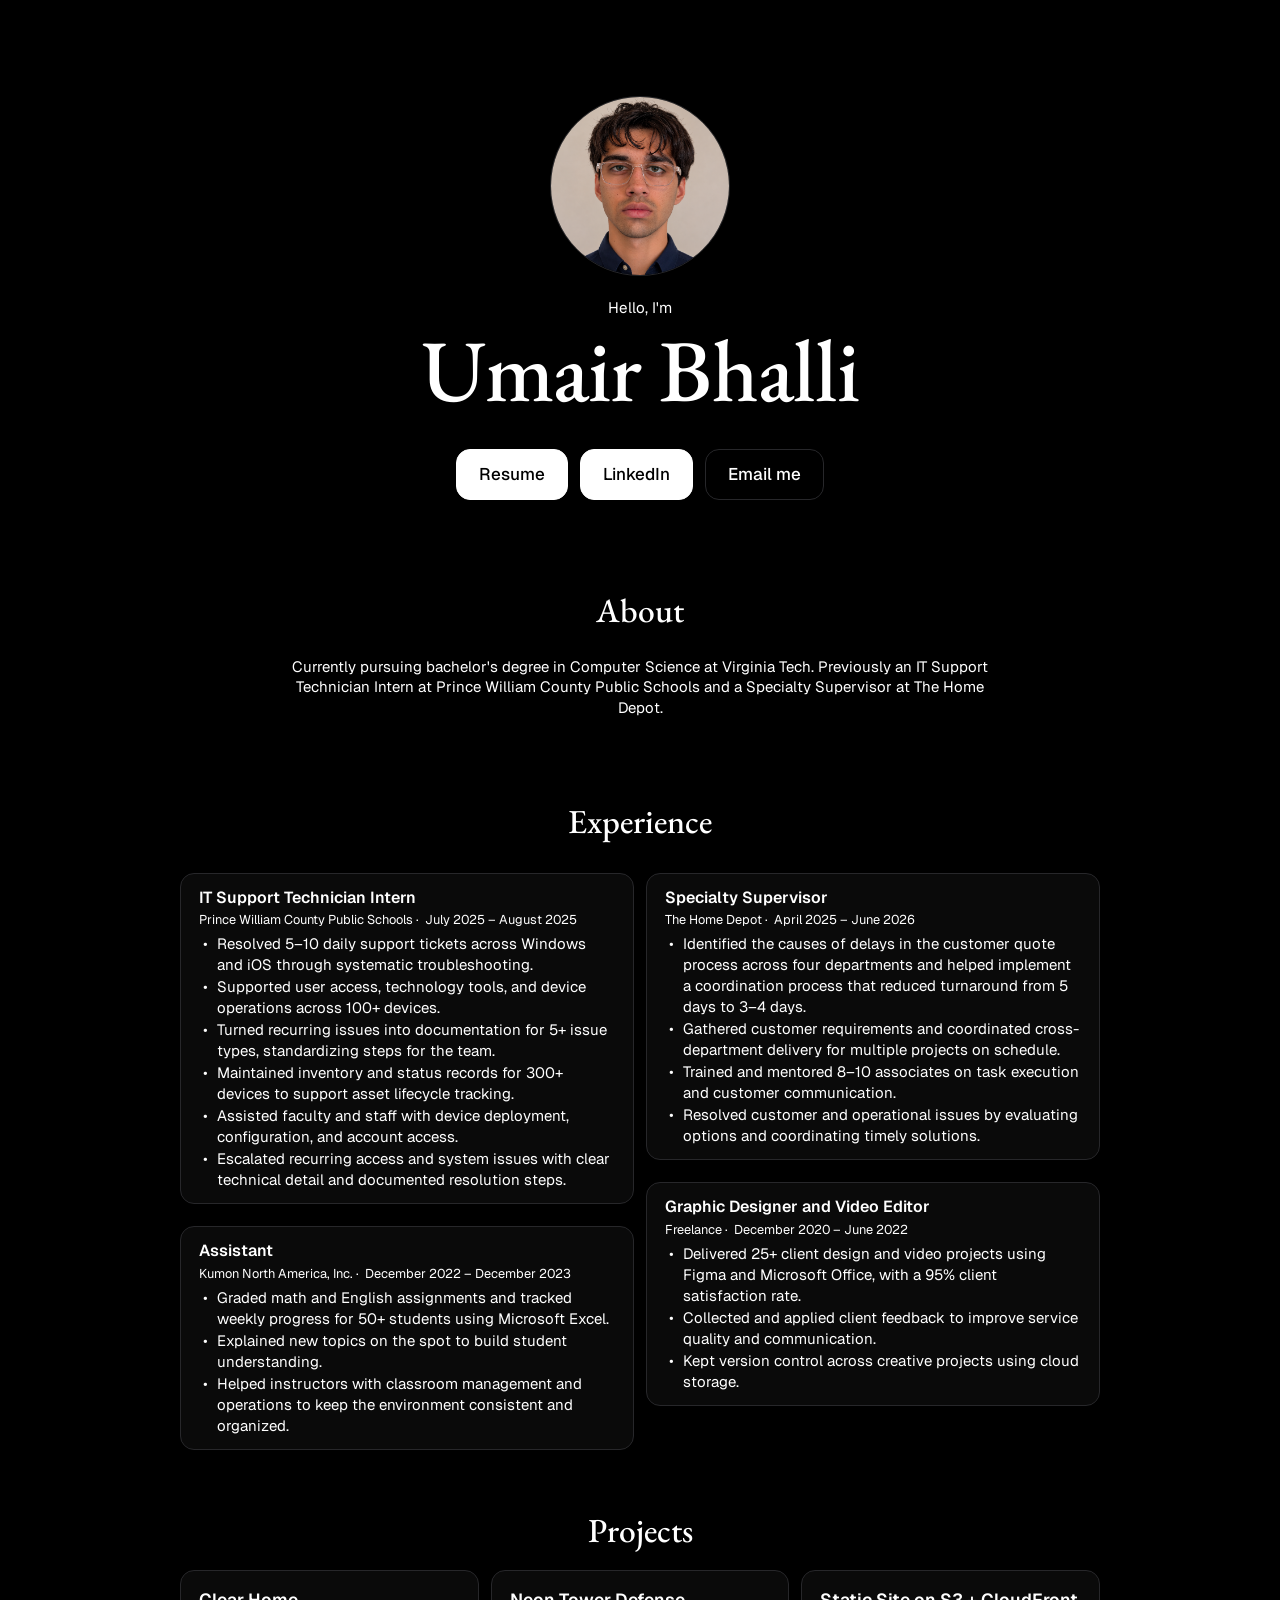
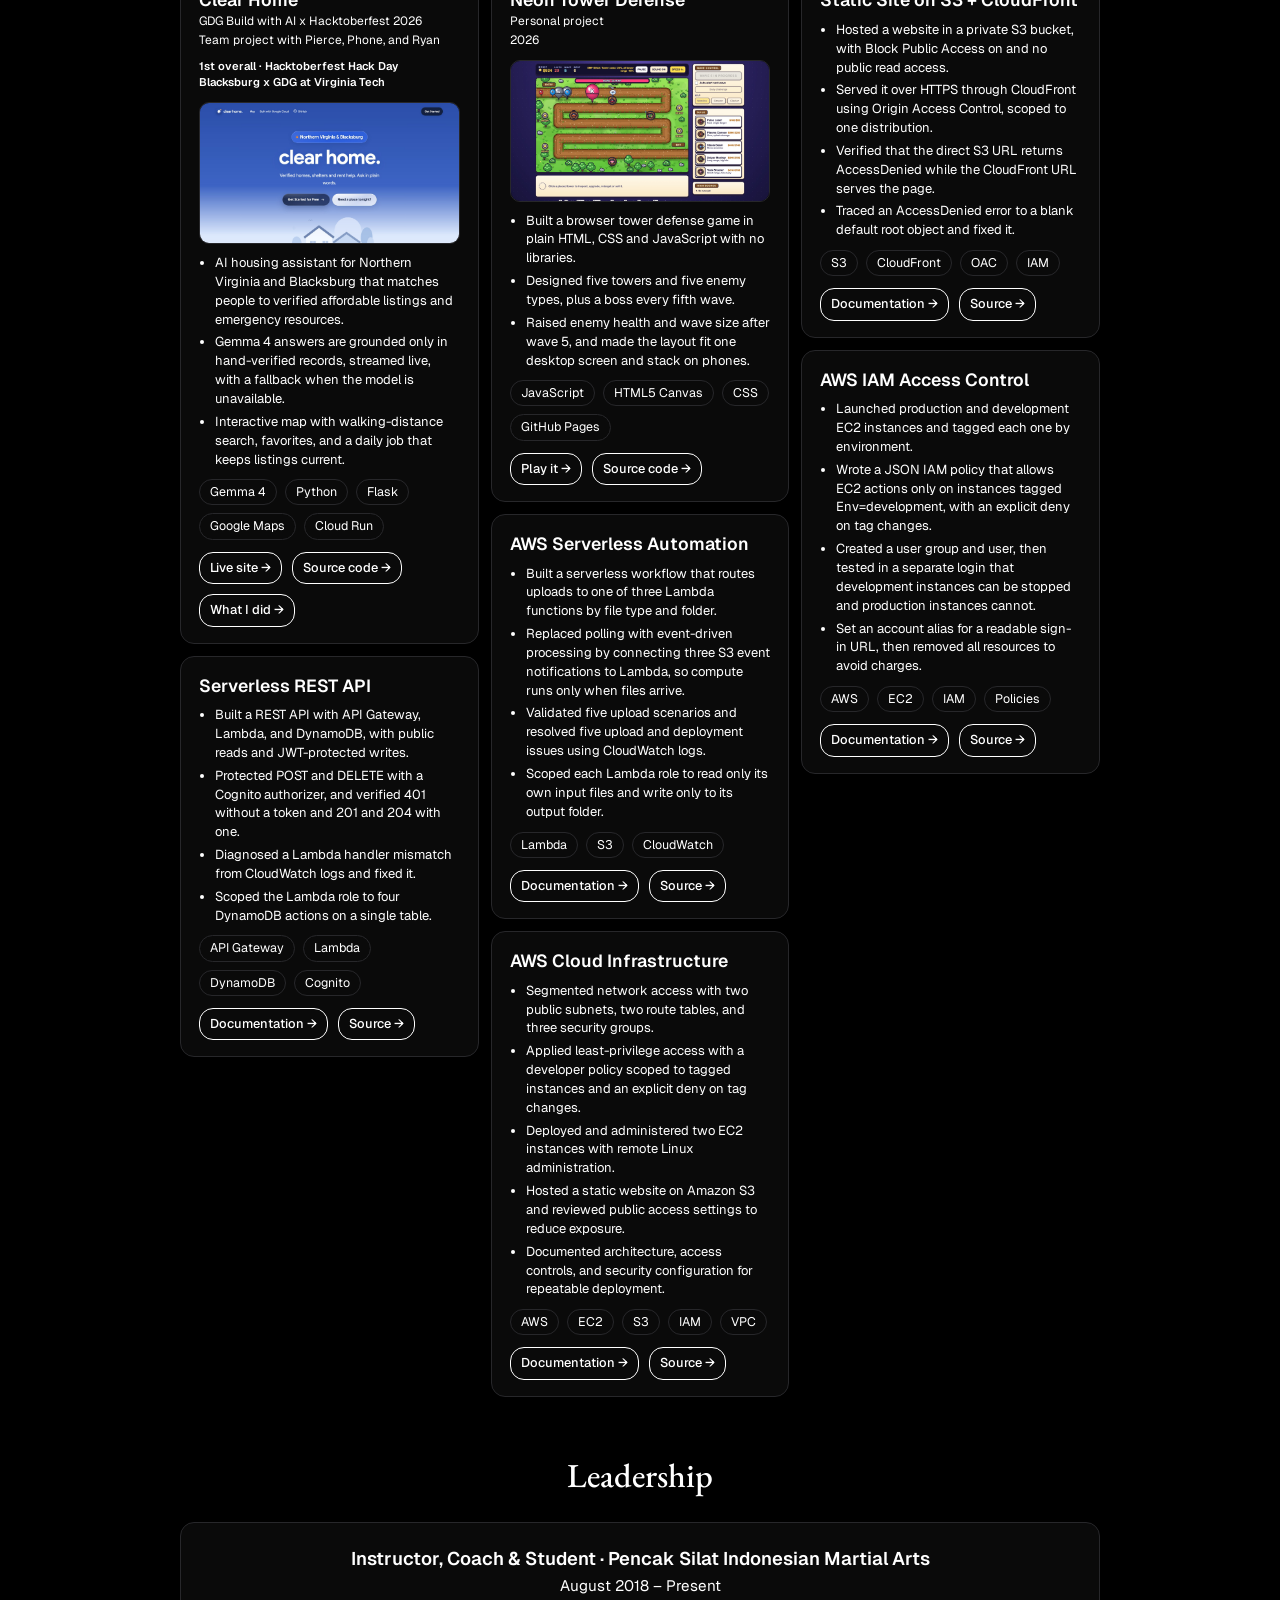
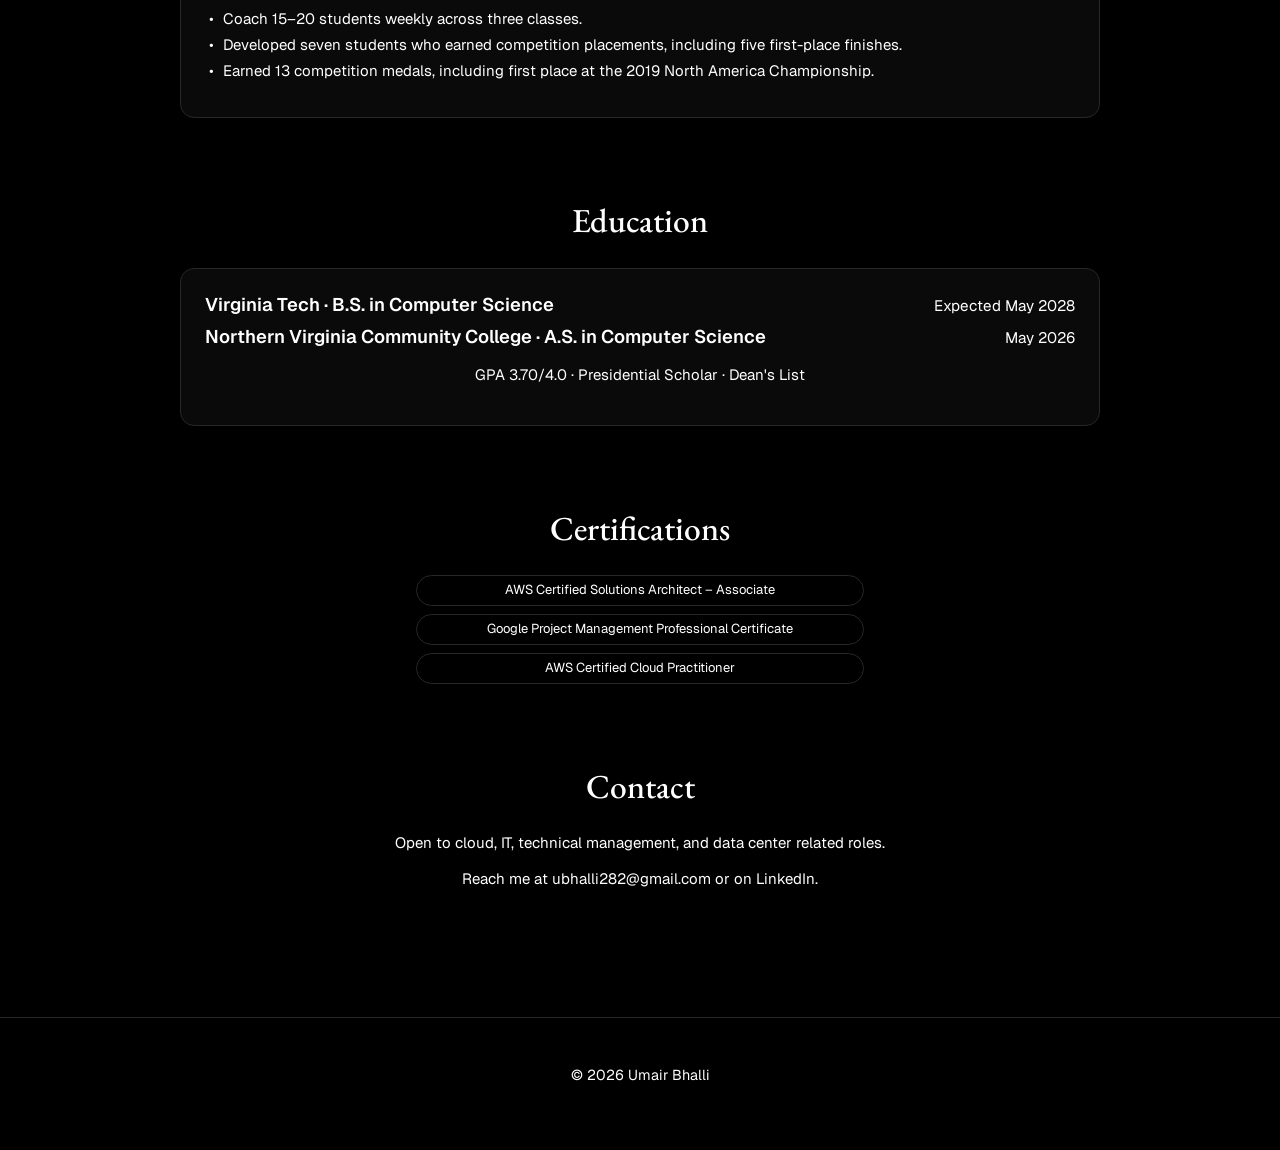
<file: index.html>
<!doctype html>
<html lang="en">
<head>
  <meta charset="utf-8">
  <meta name="viewport" content="width=device-width, initial-scale=1">
  <meta name="description" content="Portfolio of Umair Bhalli: IT support, AWS cloud infrastructure, and serverless automation.">
  <title>Umair Bhalli · Portfolio</title>
  <meta property="og:type" content="website">
  <meta property="og:title" content="Umair Bhalli · Portfolio">
  <meta property="og:description" content="Portfolio of Umair Bhalli: IT support, AWS cloud infrastructure, and serverless automation.">
  <meta property="og:url" content="https://bumair.github.io/umairpages/">
  <meta property="og:image" content="https://bumair.github.io/umairpages/images/og-card.png">
  <meta property="og:image:width" content="1200">
  <meta property="og:image:height" content="630">
  <meta name="twitter:card" content="summary_large_image">
  <link rel="stylesheet" href="style.css">
  <link rel="icon" href="favicon.svg" type="image/svg+xml">
</head>
<body>
  <header class="hero">
    <img class="avatar" src="images/linkedin.png" alt="Headshot of Umair Bhalli" width="180" height="180">
    <p class="eyebrow">Hello, I'm</p>
    <h1>Umair Bhalli</h1>
    <div class="links">
      <a href="resume.pdf" class="btn" target="_blank" rel="noopener">Resume</a>
      <a href="https://www.linkedin.com/in/umairsb" class="btn" target="_blank" rel="noopener">LinkedIn</a>
      <a href="mailto:ubhalli282@gmail.com" class="btn btn-ghost">Email me</a>
    </div>
  </header>

  <main>
    <section id="about">
      <h2>About</h2>
      <p>Currently pursuing bachelor's degree in Computer Science at Virginia Tech. Previously an IT Support Technician Intern at Prince William County Public Schools and a Specialty Supervisor at The Home Depot.</p>
    </section>

    <section id="experience">
      <h2>Experience</h2>
      <div class="pair-col">
      <article class="card">
        <div class="role"><h3>IT Support Technician Intern</h3>
          <p class="meta"><span>Prince William County Public Schools</span><span>July 2025 – August 2025</span></p>
        </div>
        <ul>
          <li>Resolved 5–10 daily support tickets across Windows and iOS through systematic troubleshooting.</li>
          <li>Supported user access, technology tools, and device operations across 100+ devices.</li>
          <li>Turned recurring issues into documentation for 5+ issue types, standardizing steps for the team.</li>
          <li>Maintained inventory and status records for 300+ devices to support asset lifecycle tracking.</li>
          <li>Assisted faculty and staff with device deployment, configuration, and account access.</li>
          <li>Escalated recurring access and system issues with clear technical detail and documented resolution steps.</li>
        </ul>
      </article>
      <article class="card">
        <div class="role"><h3>Assistant</h3>
          <p class="meta"><span>Kumon North America, Inc.</span><span>December 2022 – December 2023</span></p>
        </div>
        <ul>
          <li>Graded math and English assignments and tracked weekly progress for 50+ students using Microsoft Excel.</li>
          <li>Explained new topics on the spot to build student understanding.</li>
          <li>Helped instructors with classroom management and operations to keep the environment consistent and organized.</li>
        </ul>
      </article>
      </div>
      <div class="pair-col">
      <article class="card">
        <div class="role"><h3>Specialty Supervisor</h3>
          <p class="meta"><span>The Home Depot</span><span>April 2025 – June 2026</span></p>
        </div>
        <ul>
          <li>Identified the causes of delays in the customer quote process across four departments and helped implement a coordination process that reduced turnaround from 5 days to 3–4 days.</li>
          <li>Gathered customer requirements and coordinated cross-department delivery for multiple projects on schedule.</li>
          <li>Trained and mentored 8–10 associates on task execution and customer communication.</li>
          <li>Resolved customer and operational issues by evaluating options and coordinating timely solutions.</li>
        </ul>
      </article>
      <article class="card">
        <div class="role"><h3>Graphic Designer and Video Editor</h3>
          <p class="meta"><span>Freelance</span><span>December 2020 – June 2022</span></p>
        </div>
        <ul>
          <li>Delivered 25+ client design and video projects using Figma and Microsoft Office, with a 95% client satisfaction rate.</li>
          <li>Collected and applied client feedback to improve service quality and communication.</li>
          <li>Kept version control across creative projects using cloud storage.</li>
        </ul>
      </article>
      </div>
    </section>

    <section id="projects">
      <h2>Projects</h2>
      <div class="grid">
      <div class="col">
        <article class="card">
          <div class="role"><h3>Clear Home</h3>
          <p class="meta"><span>GDG Build with AI x Hacktoberfest 2026</span><span>Team project with Pierce, Phone, and Ryan</span></p>
        </div>
          <p class="award">1st overall · Hacktoberfest Hack Day Blacksburg x GDG at Virginia Tech</p>
          <a class="shot" href="https://clearhome.live" target="_blank" rel="noopener" aria-label="Open the Clear Home live site">
            <img src="images/clearhome.jpg" width="1600" height="1000" alt="Clear Home homepage: verified homes, shelters and rent help">
          </a>
          <ul>
            <li>AI housing assistant for Northern Virginia and Blacksburg that matches people to verified affordable listings and emergency resources.</li>
            <li>Gemma 4 answers are grounded only in hand-verified records, streamed live, with a fallback when the model is unavailable.</li>
            <li>Interactive map with walking-distance search, favorites, and a daily job that keeps listings current.</li>
          </ul>
          <div class="tags"><span>Gemma 4</span><span>Python</span><span>Flask</span><span>Google Maps</span><span>Cloud Run</span></div>
          <div class="card-links"><a href="https://clearhome.live" target="_blank" rel="noopener">Live site →</a><a href="https://github.com/phonehseng/clearhome" target="_blank" rel="noopener">Source code →</a><a href="clearhome-contributions.html">What I did →</a></div>
        </article>
        <article class="card">
          <h3>Serverless REST API</h3>
          <ul>
            <li>Built a REST API with API Gateway, Lambda, and DynamoDB, with public reads and JWT-protected writes.</li>
            <li>Protected POST and DELETE with a Cognito authorizer, and verified 401 without a token and 201 and 204 with one.</li>
            <li>Diagnosed a Lambda handler mismatch from CloudWatch logs and fixed it.</li>
            <li>Scoped the Lambda role to four DynamoDB actions on a single table.</li>
          </ul>
          <div class="tags"><span>API Gateway</span><span>Lambda</span><span>DynamoDB</span><span>Cognito</span></div>
          <div class="card-links"><a href="aws-rest-api.html">Documentation →</a><a href="https://github.com/BUmair/aws-projects/tree/main/project-05-serverless-api" target="_blank" rel="noopener">Source →</a></div>
        </article>
      </div>
      <div class="col">
        <article class="card">
          <div class="role"><h3>Neon Tower Defense</h3>
          <p class="meta"><span>Personal project</span><span>2026</span></p>
        </div>
          <a class="shot" href="https://bumair.github.io/neon-tower-defense/" target="_blank" rel="noopener" aria-label="Play Neon Tower Defense">
            <img src="images/neon-tower-defense.jpg" width="1600" height="900" alt="Neon Tower Defense gameplay: towers along a winding path with enemies approaching">
          </a>
          <ul>
            <li>Built a browser tower defense game in plain HTML, CSS and JavaScript with no libraries.</li>
            <li>Designed five towers and five enemy types, plus a boss every fifth wave.</li>
            <li>Raised enemy health and wave size after wave 5, and made the layout fit one desktop screen and stack on phones.</li>
          </ul>
          <div class="tags"><span>JavaScript</span><span>HTML5 Canvas</span><span>CSS</span><span>GitHub Pages</span></div>
          <div class="card-links"><a href="https://bumair.github.io/neon-tower-defense/" target="_blank" rel="noopener">Play it →</a><a href="https://github.com/BUmair/neon-tower-defense" target="_blank" rel="noopener">Source code →</a></div>
        </article>
        <article class="card">
          <h3>AWS Serverless Automation</h3>
          <ul>
            <li>Built a serverless workflow that routes uploads to one of three Lambda functions by file type and folder.</li>
            <li>Replaced polling with event-driven processing by connecting three S3 event notifications to Lambda, so compute runs only when files arrive.</li>
            <li>Validated five upload scenarios and resolved five upload and deployment issues using CloudWatch logs.</li>
            <li>Scoped each Lambda role to read only its own input files and write only to its output folder.</li>
          </ul>
          <div class="tags"><span>Lambda</span><span>S3</span><span>CloudWatch</span></div>
          <div class="card-links"><a href="aws-serverless.html">Documentation →</a><a href="https://github.com/BUmair/aws-projects/tree/main/project-04-serverless-automation" target="_blank" rel="noopener">Source →</a></div>
        </article>
        <article class="card">
          <div class="role"><h3>AWS Cloud Infrastructure</h3></div>
          <ul>
            <li>Segmented network access with two public subnets, two route tables, and three security groups.</li>
            <li>Applied least-privilege access with a developer policy scoped to tagged instances and an explicit deny on tag changes.</li>
            <li>Deployed and administered two EC2 instances with remote Linux administration.</li>
            <li>Hosted a static website on Amazon S3 and reviewed public access settings to reduce exposure.</li>
            <li>Documented architecture, access controls, and security configuration for repeatable deployment.</li>
          </ul>
          <div class="tags"><span>AWS</span><span>EC2</span><span>S3</span><span>IAM</span><span>VPC</span></div>
          <div class="card-links"><a href="aws-infrastructure.html">Documentation →</a><a href="https://github.com/BUmair/aws-projects/tree/main/project-03-aws-cloud-infrastructure" target="_blank" rel="noopener">Source →</a></div>
        </article>
      </div>
      <div class="col">
        <article class="card">
          <h3>Static Site on S3 + CloudFront</h3>
          <ul>
            <li>Hosted a website in a private S3 bucket, with Block Public Access on and no public read access.</li>
            <li>Served it over HTTPS through CloudFront using Origin Access Control, scoped to one distribution.</li>
            <li>Verified that the direct S3 URL returns AccessDenied while the CloudFront URL serves the page.</li>
            <li>Traced an AccessDenied error to a blank default root object and fixed it.</li>
          </ul>
          <div class="tags"><span>S3</span><span>CloudFront</span><span>OAC</span><span>IAM</span></div>
          <div class="card-links"><a href="aws-static-site.html">Documentation →</a><a href="https://github.com/BUmair/aws-projects/tree/main/project-02-static-site-s3-cloudfront" target="_blank" rel="noopener">Source →</a></div>
        </article>
        <article class="card">
          <h3>AWS IAM Access Control</h3>
          <ul>
            <li>Launched production and development EC2 instances and tagged each one by environment.</li>
            <li>Wrote a JSON IAM policy that allows EC2 actions only on instances tagged Env=development, with an explicit deny on tag changes.</li>
            <li>Created a user group and user, then tested in a separate login that development instances can be stopped and production instances cannot.</li>
            <li>Set an account alias for a readable sign-in URL, then removed all resources to avoid charges.</li>
          </ul>
          <div class="tags"><span>AWS</span><span>EC2</span><span>IAM</span><span>Policies</span></div>
          <div class="card-links"><a href="aws-iam.html">Documentation →</a><a href="https://github.com/BUmair/aws-projects/tree/main/project-01-iam-access-control" target="_blank" rel="noopener">Source →</a></div>
        </article>
      </div>
    </div>
    </section>

    <section>
      <h2>Leadership</h2>
      <article class="card">
        <h3>Instructor, Coach &amp; Student · Pencak Silat Indonesian Martial Arts</h3>
          <p class="meta"><span>August 2018 – Present</span></p>
        <ul>
          <li>Coach 15–20 students weekly across three classes.</li>
          <li>Developed seven students who earned competition placements, including five first-place finishes.</li>
          <li>Earned 13 competition medals, including first place at the 2019 North America Championship.</li>
        </ul>
      </article>
    </section>


    <section id="education">
      <h2>Education</h2>
      <article class="card">
        <div class="role"><h3>Virginia Tech · B.S. in Computer Science</h3>
          <p class="meta"><span>Expected May 2028</span></p>
        </div>
        <div class="role"><h3>Northern Virginia Community College · A.S. in Computer Science</h3>
          <p class="meta"><span>May 2026</span></p>
        </div>
        <p>GPA 3.70/4.0 · Presidential Scholar · Dean's List</p>
      </article>
    </section>

    <section>
      <h2>Certifications</h2>
      <ul class="cert-list">
        <li>AWS Certified Solutions Architect – Associate</li>
        <li>Google Project Management Professional Certificate</li>
        <li>AWS Certified Cloud Practitioner</li>
      </ul>
    </section>
    <section id="contact">
      <h2>Contact</h2>
      <p>Open to cloud, IT, technical management, and data center related roles.</p>
      <p>Reach me at <a href="mailto:ubhalli282@gmail.com">ubhalli282@gmail.com</a> or on <a href="https://www.linkedin.com/in/umairsb" target="_blank" rel="noopener">LinkedIn</a>.</p>
    </section>
  </main>

  <footer>
    <p>&copy; <span id="year"></span> Umair Bhalli</p>
  </footer>

  <script>
    document.getElementById('year').textContent = new Date().getFullYear();
  </script>
</body>
</html>
</file>
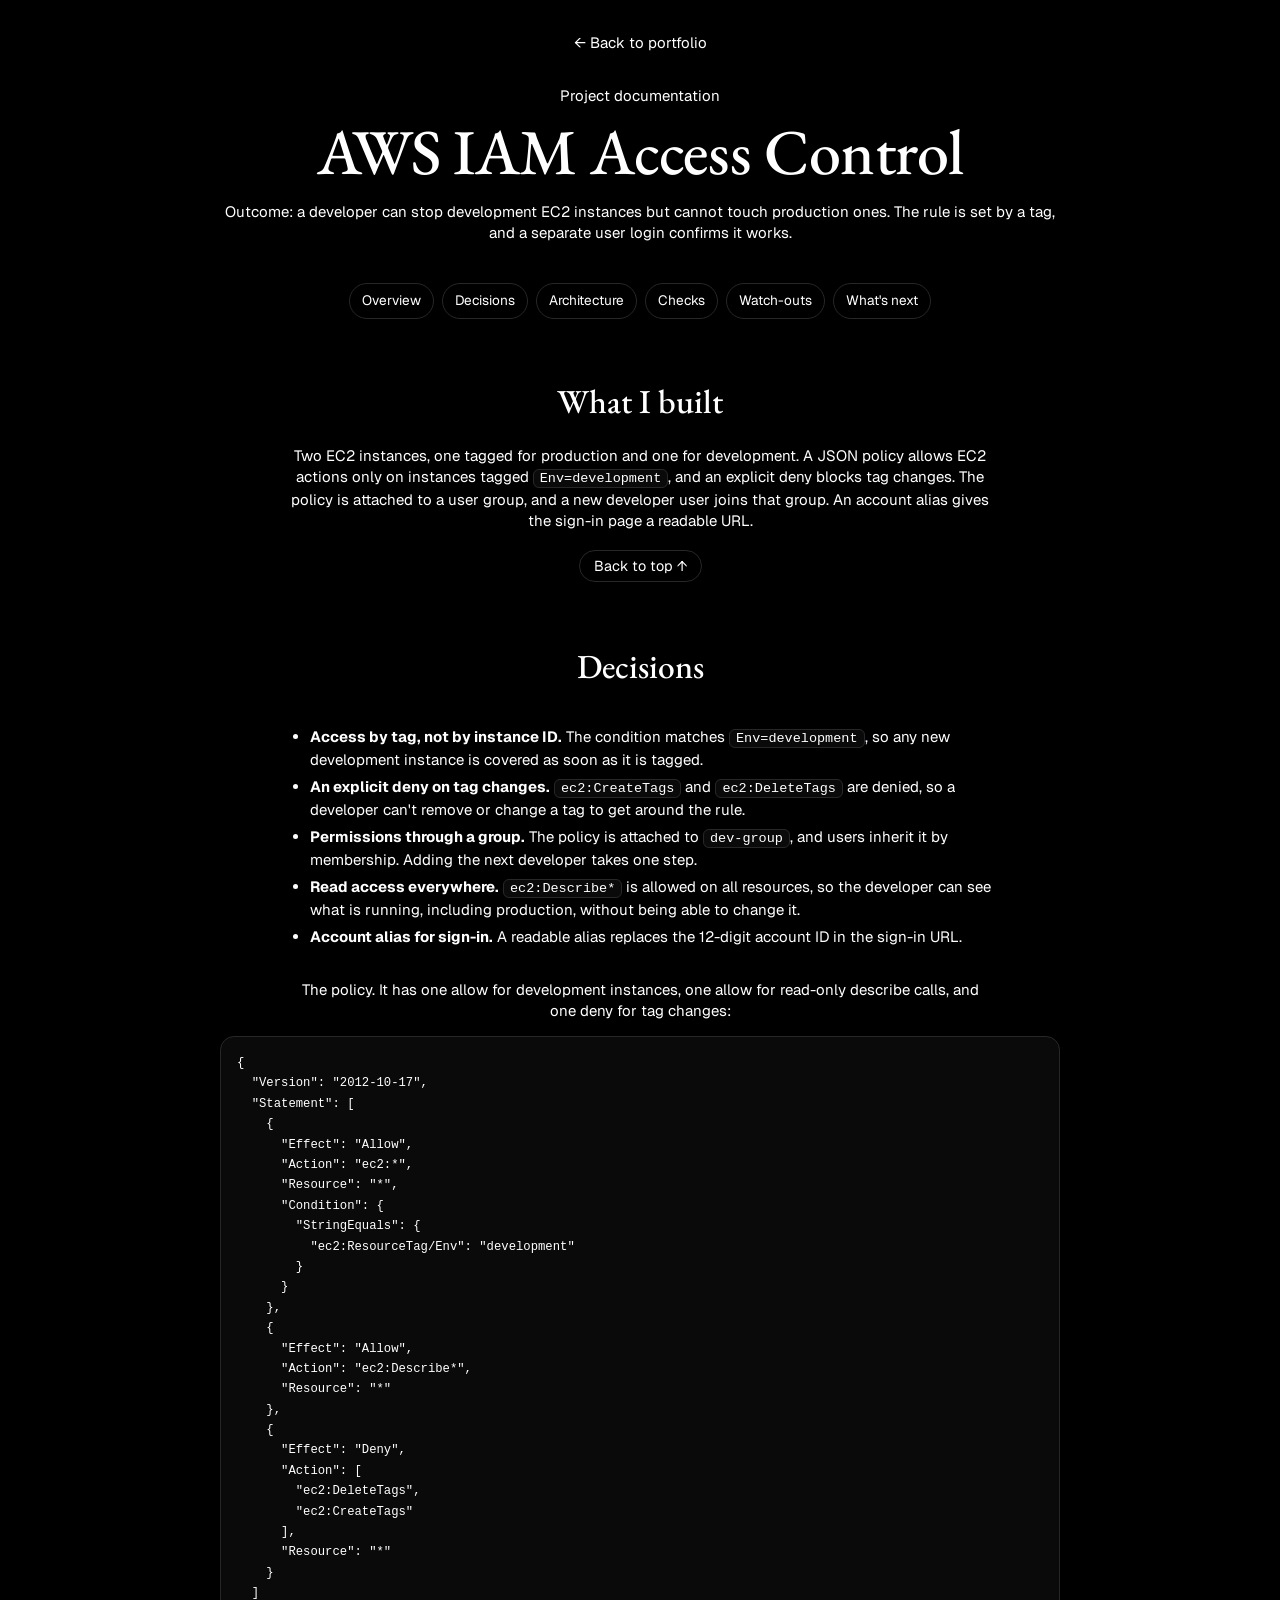
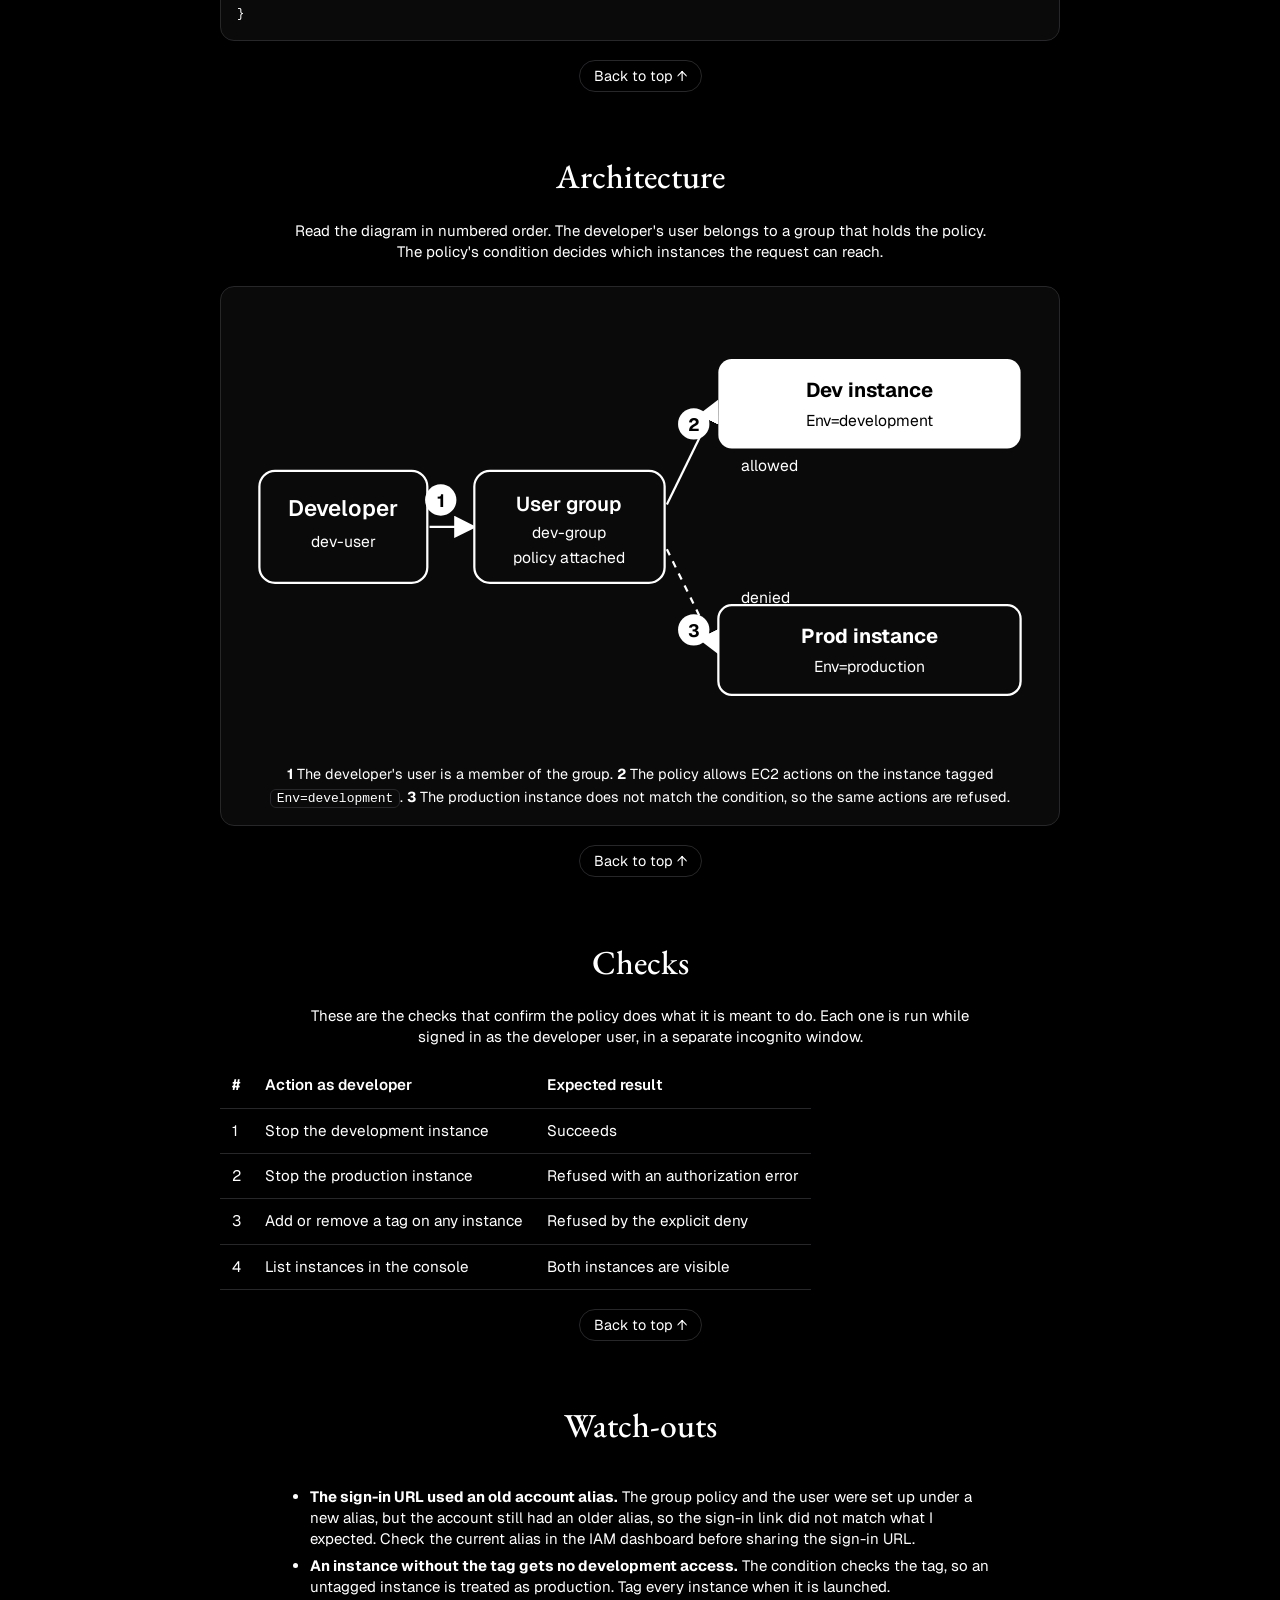
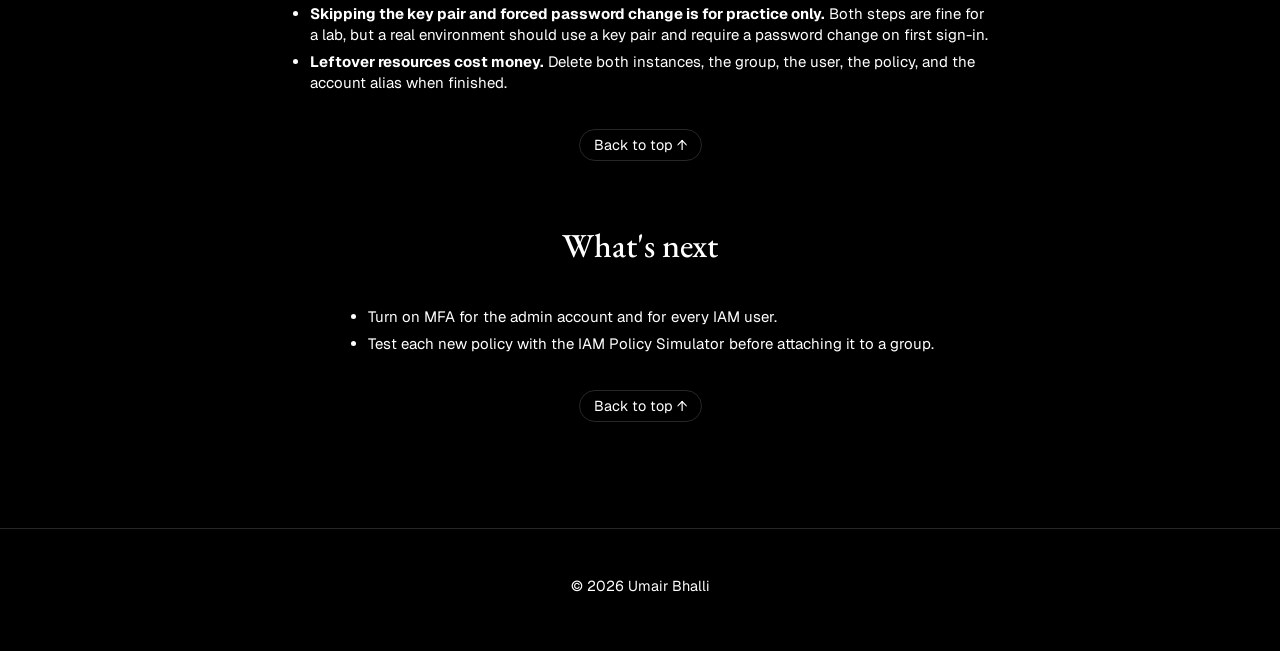
<file: aws-iam.html>
<!doctype html>
<html lang="en">
<head>
  <meta charset="utf-8">
  <meta name="viewport" content="width=device-width, initial-scale=1">
  <meta name="description" content="Tag-based IAM access control on AWS: a developer policy that can manage only development EC2 instances, tested with a separate user login.">
  <title>AWS IAM Access Control · Documentation</title>
  <link rel="stylesheet" href="style.css">
  <link rel="icon" href="favicon.svg" type="image/svg+xml">
</head>
<body id="top">
  <main class="doc">
    <p class="back"><a href="index.html#projects">← Back to portfolio</a></p>

    <header class="doc-head">
      <p class="eyebrow">Project documentation</p>
      <h1>AWS IAM Access Control</h1>
      <p class="lede">Outcome: a developer can stop development EC2 instances but cannot touch production ones. The rule is set by a tag, and a separate user login confirms it works.</p>
    </header>

    <nav class="toc" aria-label="On this page">
      <a href="#overview">Overview</a>
      <a href="#decisions">Decisions</a>
      <a href="#architecture">Architecture</a>
      <a href="#verification">Checks</a>
      <a href="#issues">Watch-outs</a>
      <a href="#next">What's next</a>
    </nav>

    <section id="overview">
      <h2>What I built</h2>
      <p>Two EC2 instances, one tagged for production and one for development. A JSON policy allows EC2 actions only on instances tagged <code>Env=development</code>, and an explicit deny blocks tag changes. The policy is attached to a user group, and a new developer user joins that group. An account alias gives the sign-in page a readable URL.</p>
      <p class="to-top"><a href="#top">Back to top ↑</a></p>
    </section>
    <section id="decisions">
      <h2>Decisions</h2>
      <ul>
        <li><strong>Access by tag, not by instance ID.</strong> The condition matches <code>Env=development</code>, so any new development instance is covered as soon as it is tagged.</li>
        <li><strong>An explicit deny on tag changes.</strong> <code>ec2:CreateTags</code> and <code>ec2:DeleteTags</code> are denied, so a developer can't remove or change a tag to get around the rule.</li>
        <li><strong>Permissions through a group.</strong> The policy is attached to <code>dev-group</code>, and users inherit it by membership. Adding the next developer takes one step.</li>
        <li><strong>Read access everywhere.</strong> <code>ec2:Describe*</code> is allowed on all resources, so the developer can see what is running, including production, without being able to change it.</li>
        <li><strong>Account alias for sign-in.</strong> A readable alias replaces the 12-digit account ID in the sign-in URL.</li>
      </ul>
      <p>The policy. It has one allow for development instances, one allow for read-only describe calls, and one deny for tag changes:</p>
<pre><code>{
  "Version": "2012-10-17",
  "Statement": [
    {
      "Effect": "Allow",
      "Action": "ec2:*",
      "Resource": "*",
      "Condition": {
        "StringEquals": {
          "ec2:ResourceTag/Env": "development"
        }
      }
    },
    {
      "Effect": "Allow",
      "Action": "ec2:Describe*",
      "Resource": "*"
    },
    {
      "Effect": "Deny",
      "Action": [
        "ec2:DeleteTags",
        "ec2:CreateTags"
      ],
      "Resource": "*"
    }
  ]
}</code></pre>
      <p class="to-top"><a href="#top">Back to top ↑</a></p>
    </section>
    <section id="architecture">
      <h2>Architecture</h2>
      <p>Read the diagram in numbered order. The developer's user belongs to a group that holds the policy. The policy's condition decides which instances the request can reach.</p>
      <figure class="diagram">
        <svg viewBox="0 0 720 400" role="img" aria-labelledby="iam-title iam-desc">
          <title id="iam-title">IAM access by tag</title>
          <desc id="iam-desc">A developer user belongs to a group with a policy attached. The policy allows actions on the development instance, which is tagged Env=development. The production instance does not match and is denied.</desc>
          <defs><marker id="arw-iam" markerWidth="10" markerHeight="10" refX="8" refY="5" orient="auto"><path d="M0,0 L10,5 L0,10 z" fill="#fff"/></marker></defs>

          <rect x="20" y="150" width="150" height="100" rx="14" fill="#0a0a0a" stroke="#fff" stroke-width="2"/>
          <text x="95" y="190" fill="#fff" font-size="20" font-weight="600" text-anchor="middle" font-family="Geist, sans-serif">Developer</text>
          <text x="95" y="218" fill="#fff" font-size="14" text-anchor="middle" font-family="Geist, sans-serif">dev-user</text>

          <line x1="172" y1="200" x2="210" y2="200" stroke="#fff" stroke-width="2" marker-end="url(#arw-iam)"/>
          <rect x="212" y="150" width="170" height="100" rx="14" fill="#0a0a0a" stroke="#fff" stroke-width="2"/>
          <text x="297" y="186" fill="#fff" font-size="18" font-weight="600" text-anchor="middle" font-family="Geist, sans-serif">User group</text>
          <text x="297" y="210" fill="#fff" font-size="14" text-anchor="middle" font-family="Geist, sans-serif">dev-group</text>
          <text x="297" y="232" fill="#fff" font-size="14" text-anchor="middle" font-family="Geist, sans-serif">policy attached</text>

          <line x1="384" y1="180" x2="428" y2="90" stroke="#fff" stroke-width="2" marker-end="url(#arw-iam)"/>
          <line x1="384" y1="220" x2="428" y2="310" stroke="#fff" stroke-width="2" stroke-dasharray="6 6" marker-end="url(#arw-iam)"/>

          <rect x="430" y="50" width="270" height="80" rx="12" fill="#fff"/>
          <text x="565" y="84" fill="#000" font-size="18" font-weight="700" text-anchor="middle" font-family="Geist, sans-serif">Dev instance</text>
          <text x="565" y="110" fill="#000" font-size="14" text-anchor="middle" font-family="Geist, sans-serif">Env=development</text>

          <rect x="430" y="270" width="270" height="80" rx="12" fill="#0a0a0a" stroke="#fff" stroke-width="2"/>
          <text x="565" y="304" fill="#fff" font-size="18" font-weight="700" text-anchor="middle" font-family="Geist, sans-serif">Prod instance</text>
          <text x="565" y="330" fill="#fff" font-size="14" text-anchor="middle" font-family="Geist, sans-serif">Env=production</text>

          <text x="450" y="150" fill="#fff" font-size="14" font-family="Geist, sans-serif">allowed</text>
          <text x="450" y="268" fill="#fff" font-size="14" font-family="Geist, sans-serif">denied</text>

          <circle cx="182" cy="176" r="14" fill="#fff"/>
          <text x="182" y="182" fill="#000" font-size="16" font-weight="700" text-anchor="middle" font-family="Geist, sans-serif">1</text>
          <circle cx="408" cy="108" r="14" fill="#fff"/>
          <text x="408" y="114" fill="#000" font-size="16" font-weight="700" text-anchor="middle" font-family="Geist, sans-serif">2</text>
          <circle cx="408" cy="292" r="14" fill="#fff"/>
          <text x="408" y="298" fill="#000" font-size="16" font-weight="700" text-anchor="middle" font-family="Geist, sans-serif">3</text>
        </svg>
        <figcaption><strong>1</strong> The developer's user is a member of the group. <strong>2</strong> The policy allows EC2 actions on the instance tagged <code>Env=development</code>. <strong>3</strong> The production instance does not match the condition, so the same actions are refused.</figcaption>
      </figure>
      <p class="to-top"><a href="#top">Back to top ↑</a></p>
    </section>
    <section id="verification">
      <h2>Checks</h2>
      <p>These are the checks that confirm the policy does what it is meant to do. Each one is run while signed in as the developer user, in a separate incognito window.</p>
      <table>
        <thead><tr><th>#</th><th>Action as developer</th><th>Expected result</th></tr></thead>
        <tbody>
          <tr><td>1</td><td>Stop the development instance</td><td>Succeeds</td></tr>
          <tr><td>2</td><td>Stop the production instance</td><td>Refused with an authorization error</td></tr>
          <tr><td>3</td><td>Add or remove a tag on any instance</td><td>Refused by the explicit deny</td></tr>
          <tr><td>4</td><td>List instances in the console</td><td>Both instances are visible</td></tr>
        </tbody>
      </table>
      <p class="to-top"><a href="#top">Back to top ↑</a></p>
    </section>
    <section id="issues">
      <h2>Watch-outs</h2>
      <ul>
        <li><strong>The sign-in URL used an old account alias.</strong> The group policy and the user were set up under a new alias, but the account still had an older alias, so the sign-in link did not match what I expected. Check the current alias in the IAM dashboard before sharing the sign-in URL.</li>
        <li><strong>An instance without the tag gets no development access.</strong> The condition checks the tag, so an untagged instance is treated as production. Tag every instance when it is launched.</li>
        <li><strong>Skipping the key pair and forced password change is for practice only.</strong> Both steps are fine for a lab, but a real environment should use a key pair and require a password change on first sign-in.</li>
        <li><strong>Leftover resources cost money.</strong> Delete both instances, the group, the user, the policy, and the account alias when finished.</li>
      </ul>
      <p class="to-top"><a href="#top">Back to top ↑</a></p>
    </section>
    <section id="next">
      <h2>What's next</h2>
      <ul>
        <li>Turn on MFA for the admin account and for every IAM user.</li>
        <li>Test each new policy with the IAM Policy Simulator before attaching it to a group.</li>
      </ul>
      <p class="to-top"><a href="#top">Back to top ↑</a></p>
    </section>
  </main>

  <footer>
    <p>&copy; <span id="year"></span> Umair Bhalli</p>
  </footer>

  <script>
    document.getElementById('year').textContent = new Date().getFullYear();
  </script>
</body>
</html>
</file>
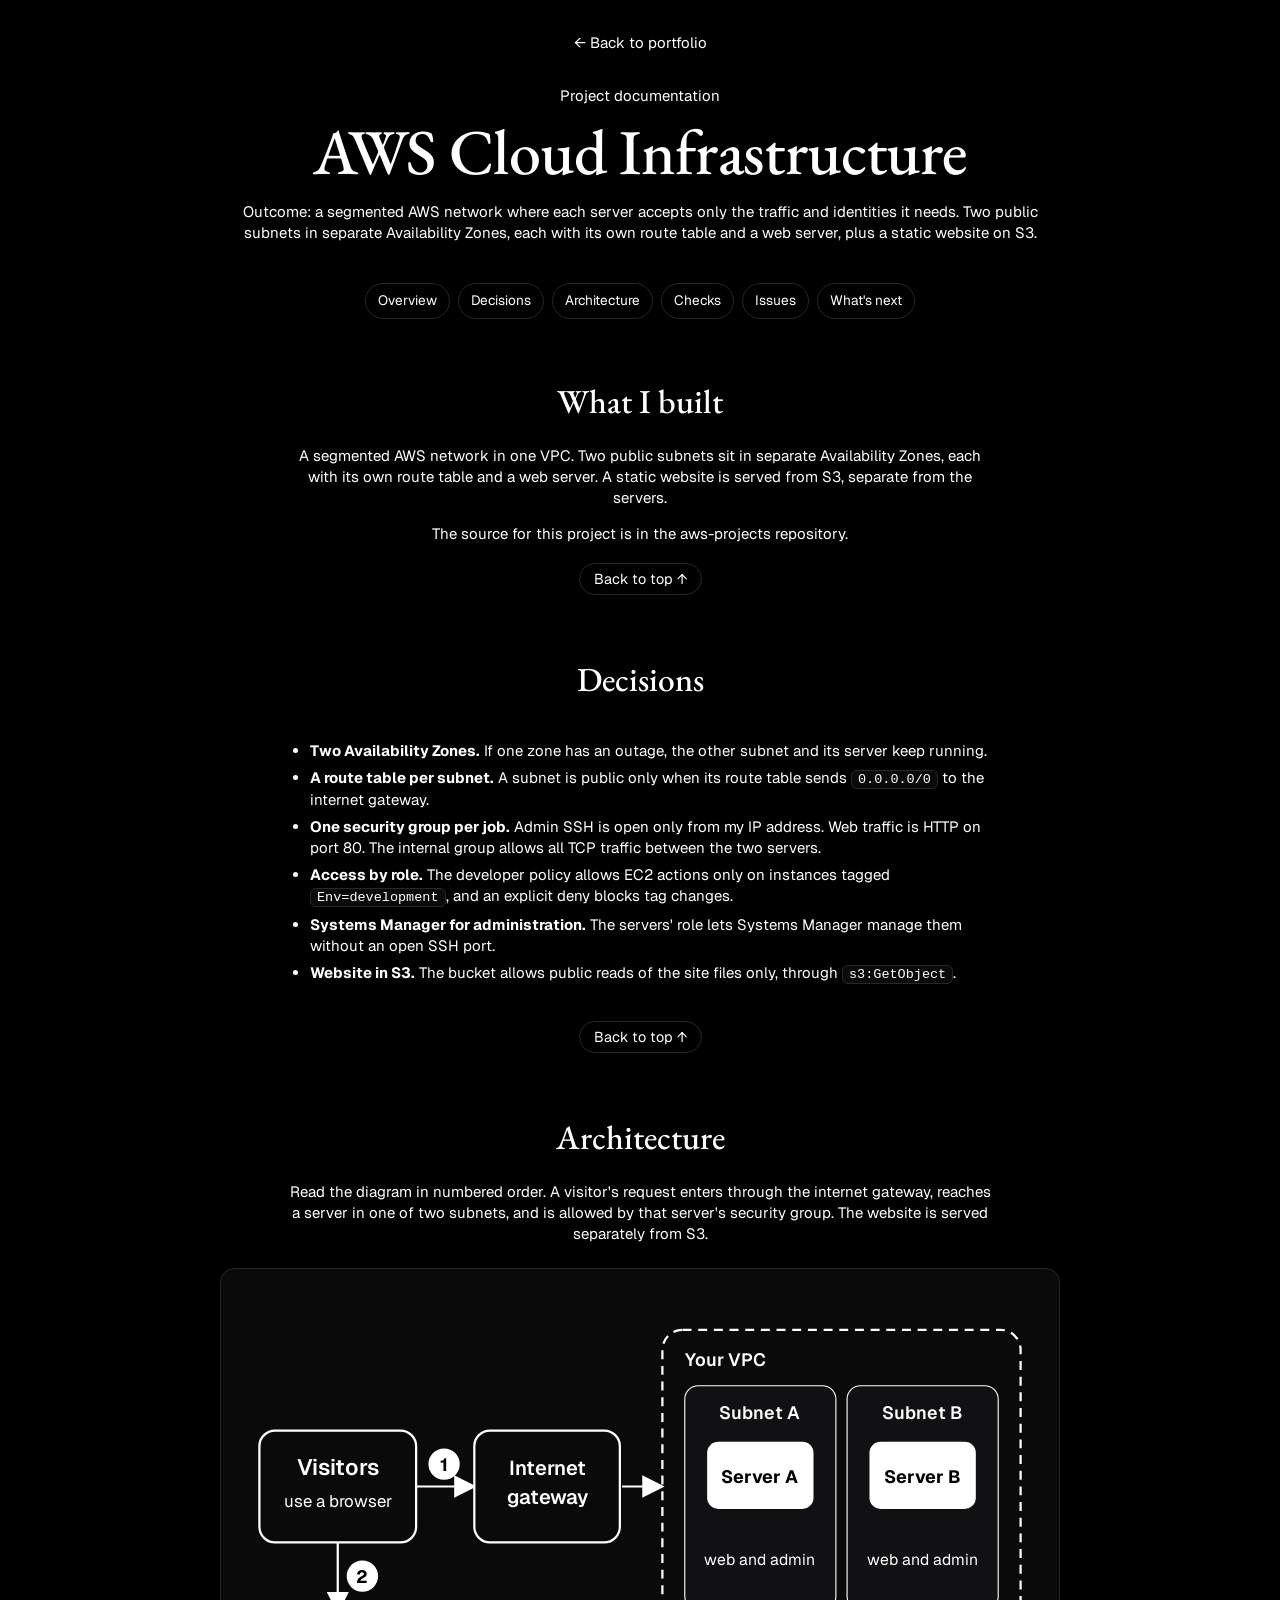
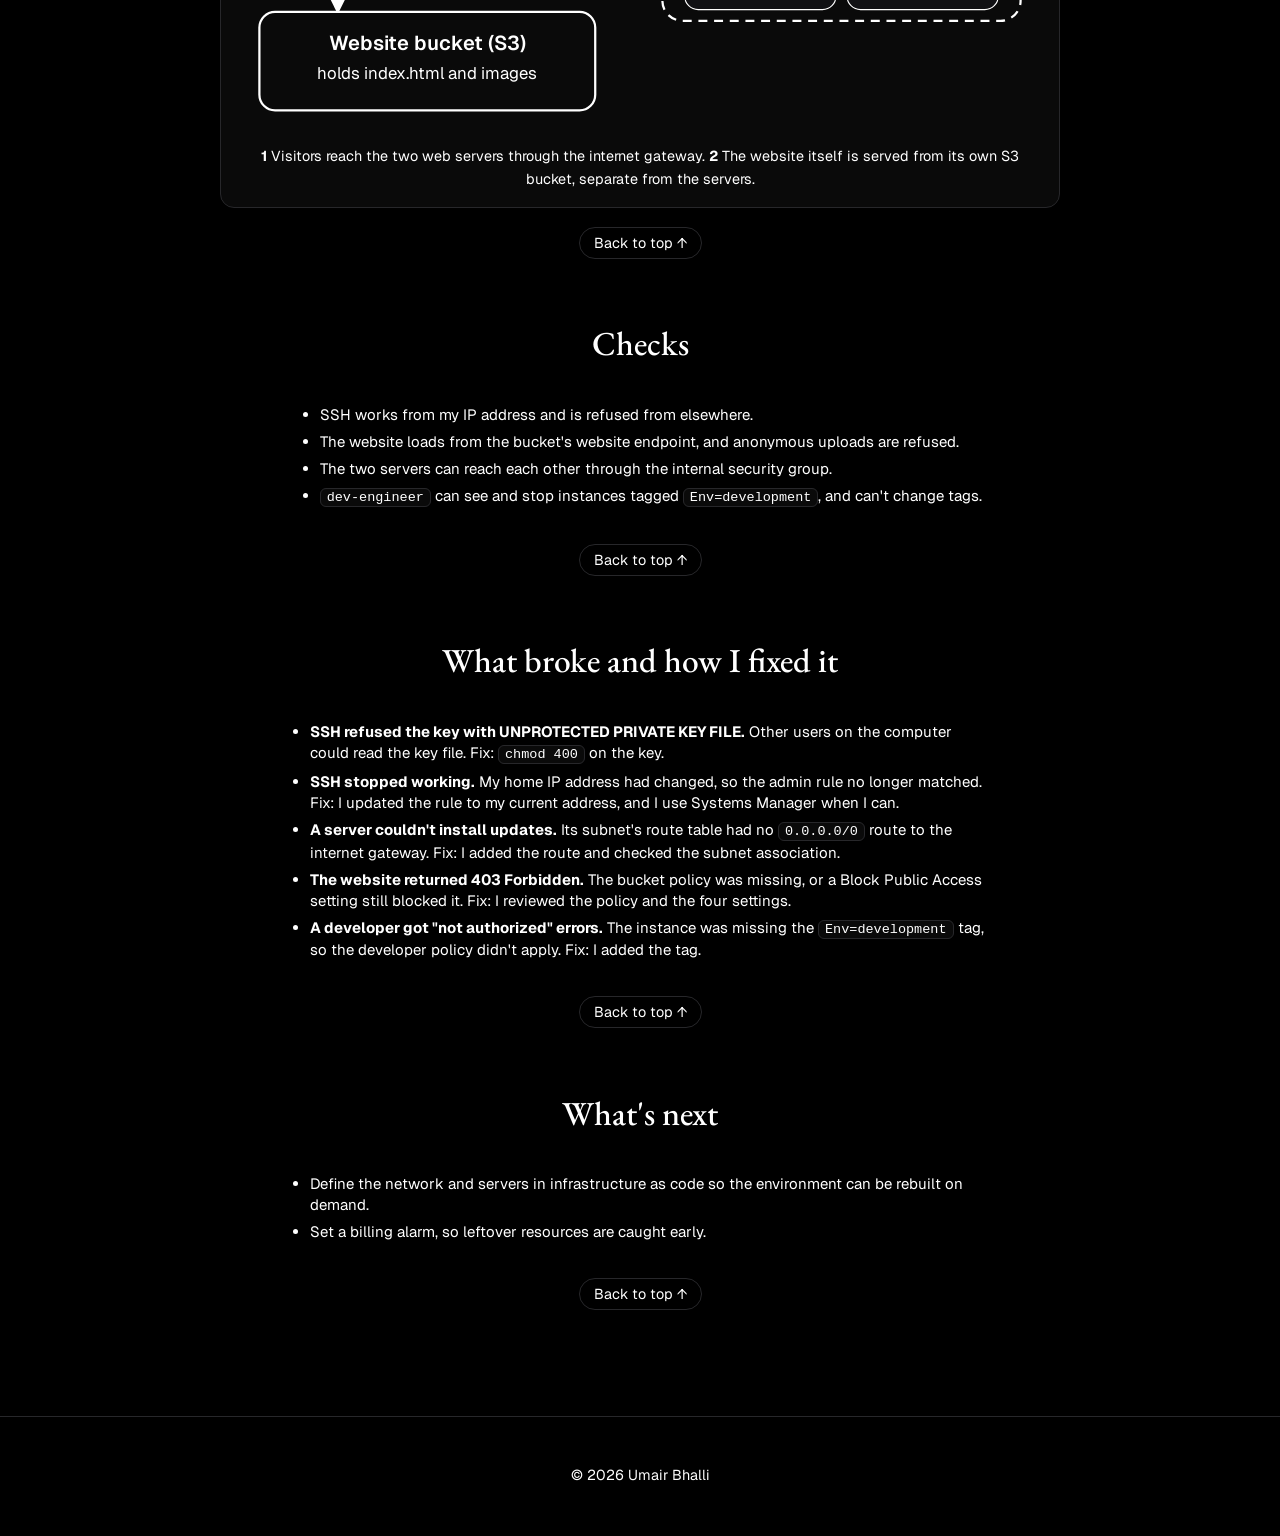
<file: aws-infrastructure.html>
<!doctype html>
<html lang="en">
<head>
  <meta charset="utf-8">
  <meta name="viewport" content="width=device-width, initial-scale=1">
  <meta name="description" content="A segmented AWS network with two public subnets across Availability Zones, role-based IAM, and an S3-hosted website.">
  <title>AWS Cloud Infrastructure · Documentation</title>
  <link rel="stylesheet" href="style.css">
  <link rel="icon" href="favicon.svg" type="image/svg+xml">
</head>
<body id="top">
  <main class="doc">
    <p class="back"><a href="index.html#projects">← Back to portfolio</a></p>

    <header class="doc-head">
      <p class="eyebrow">Project documentation</p>
      <h1>AWS Cloud Infrastructure</h1>
      <p class="lede">Outcome: a segmented AWS network where each server accepts only the traffic and identities it needs. Two public subnets in separate Availability Zones, each with its own route table and a web server, plus a static website on S3.</p>
    </header>

    <nav class="toc" aria-label="On this page">
      <a href="#overview">Overview</a>
      <a href="#decisions">Decisions</a>
      <a href="#architecture">Architecture</a>
      <a href="#verification">Checks</a>
      <a href="#issues">Issues</a>
      <a href="#next">What's next</a>
    </nav>

    <section id="overview">
      <h2>What I built</h2>
      <p>A segmented AWS network in one VPC. Two public subnets sit in separate Availability Zones, each with its own route table and a web server. A static website is served from S3, separate from the servers.</p>
      <p>The source for this project is in the <a href="https://github.com/BUmair/aws-projects/tree/main/project-03-aws-cloud-infrastructure" target="_blank" rel="noopener">aws-projects repository</a>.</p>
      <p class="to-top"><a href="#top">Back to top ↑</a></p>
    </section>
    <section id="decisions">
      <h2>Decisions</h2>
      <ul>
        <li><strong>Two Availability Zones.</strong> If one zone has an outage, the other subnet and its server keep running.</li>
        <li><strong>A route table per subnet.</strong> A subnet is public only when its route table sends <code>0.0.0.0/0</code> to the internet gateway.</li>
        <li><strong>One security group per job.</strong> Admin SSH is open only from my IP address. Web traffic is HTTP on port 80. The internal group allows all TCP traffic between the two servers.</li>
        <li><strong>Access by role.</strong> The developer policy allows EC2 actions only on instances tagged <code>Env=development</code>, and an explicit deny blocks tag changes.</li>
        <li><strong>Systems Manager for administration.</strong> The servers' role lets Systems Manager manage them without an open SSH port.</li>
        <li><strong>Website in S3.</strong> The bucket allows public reads of the site files only, through <code>s3:GetObject</code>.</li>
      </ul>
      <p class="to-top"><a href="#top">Back to top ↑</a></p>
    </section>
    <section id="architecture">
      <h2>Architecture</h2>
      <p>Read the diagram in numbered order. A visitor's request enters through the internet gateway, reaches a server in one of two subnets, and is allowed by that server's security group. The website is served separately from S3.</p>
      <figure class="diagram">
        <svg viewBox="0 0 720 400" role="img" aria-labelledby="arch-title arch-desc">
          <title id="arch-title">Infrastructure overview</title>
          <desc id="arch-desc">Visitors reach two web servers through an internet gateway. Each server sits in its own public subnet inside the VPC. Visitors also reach a separate S3 bucket that hosts the website.</desc>
          <defs><marker id="arw" markerWidth="10" markerHeight="10" refX="8" refY="5" orient="auto"><path d="M0,0 L10,5 L0,10 z" fill="#fff"/></marker></defs>

          <rect x="20" y="130" width="140" height="100" rx="14" fill="#0a0a0a" stroke="#fff" stroke-width="2"/>
          <text x="90" y="170" fill="#fff" font-size="20" font-weight="600" text-anchor="middle" font-family="Geist, sans-serif">Visitors</text>
          <text x="90" y="198" fill="#fff" font-size="15" text-anchor="middle" font-family="Geist, sans-serif">use a browser</text>

          <line x1="160" y1="180" x2="210" y2="180" stroke="#fff" stroke-width="2" marker-end="url(#arw)"/>
          <rect x="212" y="130" width="130" height="100" rx="14" fill="#0a0a0a" stroke="#fff" stroke-width="2"/>
          <text x="277" y="170" fill="#fff" font-size="18" font-weight="600" text-anchor="middle" font-family="Geist, sans-serif">Internet</text>
          <text x="277" y="196" fill="#fff" font-size="18" font-weight="600" text-anchor="middle" font-family="Geist, sans-serif">gateway</text>

          <line x1="344" y1="180" x2="378" y2="180" stroke="#fff" stroke-width="2" marker-end="url(#arw)"/>
          <rect x="380" y="40" width="320" height="260" rx="18" fill="none" stroke="#fff" stroke-width="2" stroke-dasharray="8 6"/>
          <text x="400" y="72" fill="#fff" font-size="16" font-weight="600" font-family="Geist, sans-serif">Your VPC</text>

          <rect x="400" y="90" width="135" height="200" rx="12" fill="#111114" stroke="#fff"/>
          <text x="467" y="120" fill="#fff" font-size="16" font-weight="600" text-anchor="middle" font-family="Geist, sans-serif">Subnet A</text>
          <rect x="420" y="140" width="95" height="60" rx="10" fill="#fff"/>
          <text x="467" y="177" fill="#000" font-size="16" font-weight="700" text-anchor="middle" font-family="Geist, sans-serif">Server A</text>
          <text x="467" y="250" fill="#fff" font-size="14" text-anchor="middle" font-family="Geist, sans-serif">web and admin</text>

          <rect x="545" y="90" width="135" height="200" rx="12" fill="#111114" stroke="#fff"/>
          <text x="612" y="120" fill="#fff" font-size="16" font-weight="600" text-anchor="middle" font-family="Geist, sans-serif">Subnet B</text>
          <rect x="565" y="140" width="95" height="60" rx="10" fill="#fff"/>
          <text x="612" y="177" fill="#000" font-size="16" font-weight="700" text-anchor="middle" font-family="Geist, sans-serif">Server B</text>
          <text x="612" y="250" fill="#fff" font-size="14" text-anchor="middle" font-family="Geist, sans-serif">web and admin</text>

          <line x1="90" y1="230" x2="90" y2="290" stroke="#fff" stroke-width="2" marker-end="url(#arw)"/>
          <rect x="20" y="292" width="300" height="88" rx="14" fill="#0a0a0a" stroke="#fff" stroke-width="2"/>
          <text x="170" y="326" fill="#fff" font-size="18" font-weight="600" text-anchor="middle" font-family="Geist, sans-serif">Website bucket (S3)</text>
          <text x="170" y="352" fill="#fff" font-size="15" text-anchor="middle" font-family="Geist, sans-serif">holds index.html and images</text>

          <circle cx="185" cy="160" r="14" fill="#fff"/>
          <text x="185" y="166" fill="#000" font-size="16" font-weight="700" text-anchor="middle" font-family="Geist, sans-serif">1</text>
          <circle cx="112" cy="260" r="14" fill="#fff"/>
          <text x="112" y="266" fill="#000" font-size="16" font-weight="700" text-anchor="middle" font-family="Geist, sans-serif">2</text>
        </svg>
        <figcaption><strong>1</strong> Visitors reach the two web servers through the internet gateway. <strong>2</strong> The website itself is served from its own S3 bucket, separate from the servers.</figcaption>
      </figure>
      <p class="to-top"><a href="#top">Back to top ↑</a></p>
    </section>
    <section id="verification">
      <h2>Checks</h2>
      <ul>
        <li>SSH works from my IP address and is refused from elsewhere.</li>
        <li>The website loads from the bucket's website endpoint, and anonymous uploads are refused.</li>
        <li>The two servers can reach each other through the internal security group.</li>
        <li><code>dev-engineer</code> can see and stop instances tagged <code>Env=development</code>, and can't change tags.</li>
      </ul>
      <p class="to-top"><a href="#top">Back to top ↑</a></p>
    </section>
    <section id="issues">
      <h2>What broke and how I fixed it</h2>
      <ul>
        <li><strong>SSH refused the key with UNPROTECTED PRIVATE KEY FILE.</strong> Other users on the computer could read the key file. Fix: <code>chmod 400</code> on the key.</li>
        <li><strong>SSH stopped working.</strong> My home IP address had changed, so the admin rule no longer matched. Fix: I updated the rule to my current address, and I use Systems Manager when I can.</li>
        <li><strong>A server couldn't install updates.</strong> Its subnet's route table had no <code>0.0.0.0/0</code> route to the internet gateway. Fix: I added the route and checked the subnet association.</li>
        <li><strong>The website returned 403 Forbidden.</strong> The bucket policy was missing, or a Block Public Access setting still blocked it. Fix: I reviewed the policy and the four settings.</li>
        <li><strong>A developer got "not authorized" errors.</strong> The instance was missing the <code>Env=development</code> tag, so the developer policy didn't apply. Fix: I added the tag.</li>
      </ul>
      <p class="to-top"><a href="#top">Back to top ↑</a></p>
    </section>
    <section id="next">
      <h2>What's next</h2>
      <ul>
        <li>Define the network and servers in infrastructure as code so the environment can be rebuilt on demand.</li>
        <li>Set a billing alarm, so leftover resources are caught early.</li>
      </ul>
      <p class="to-top"><a href="#top">Back to top ↑</a></p>
    </section>
  </main>

  <footer>
    <p>&copy; <span id="year"></span> Umair Bhalli</p>
  </footer>

  <script>
    document.getElementById('year').textContent = new Date().getFullYear();
  </script>
</body>
</html>
</file>
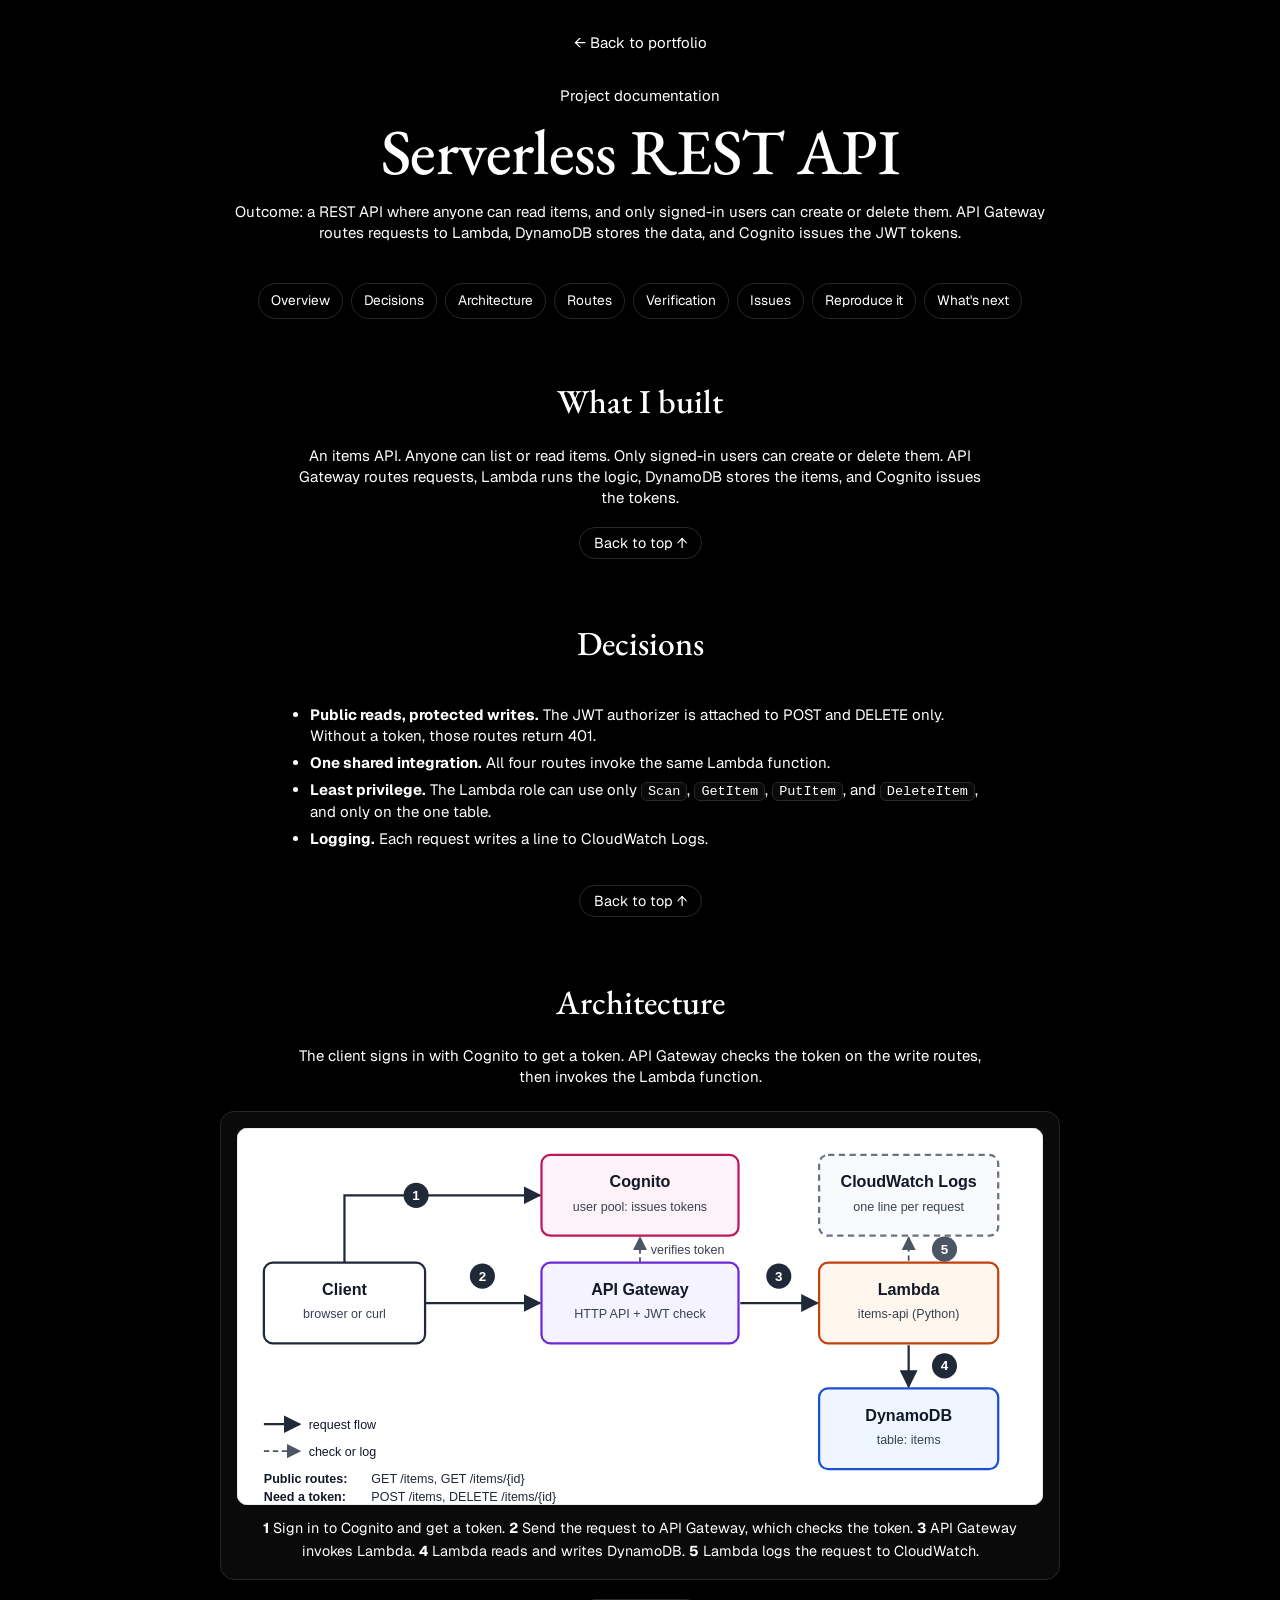
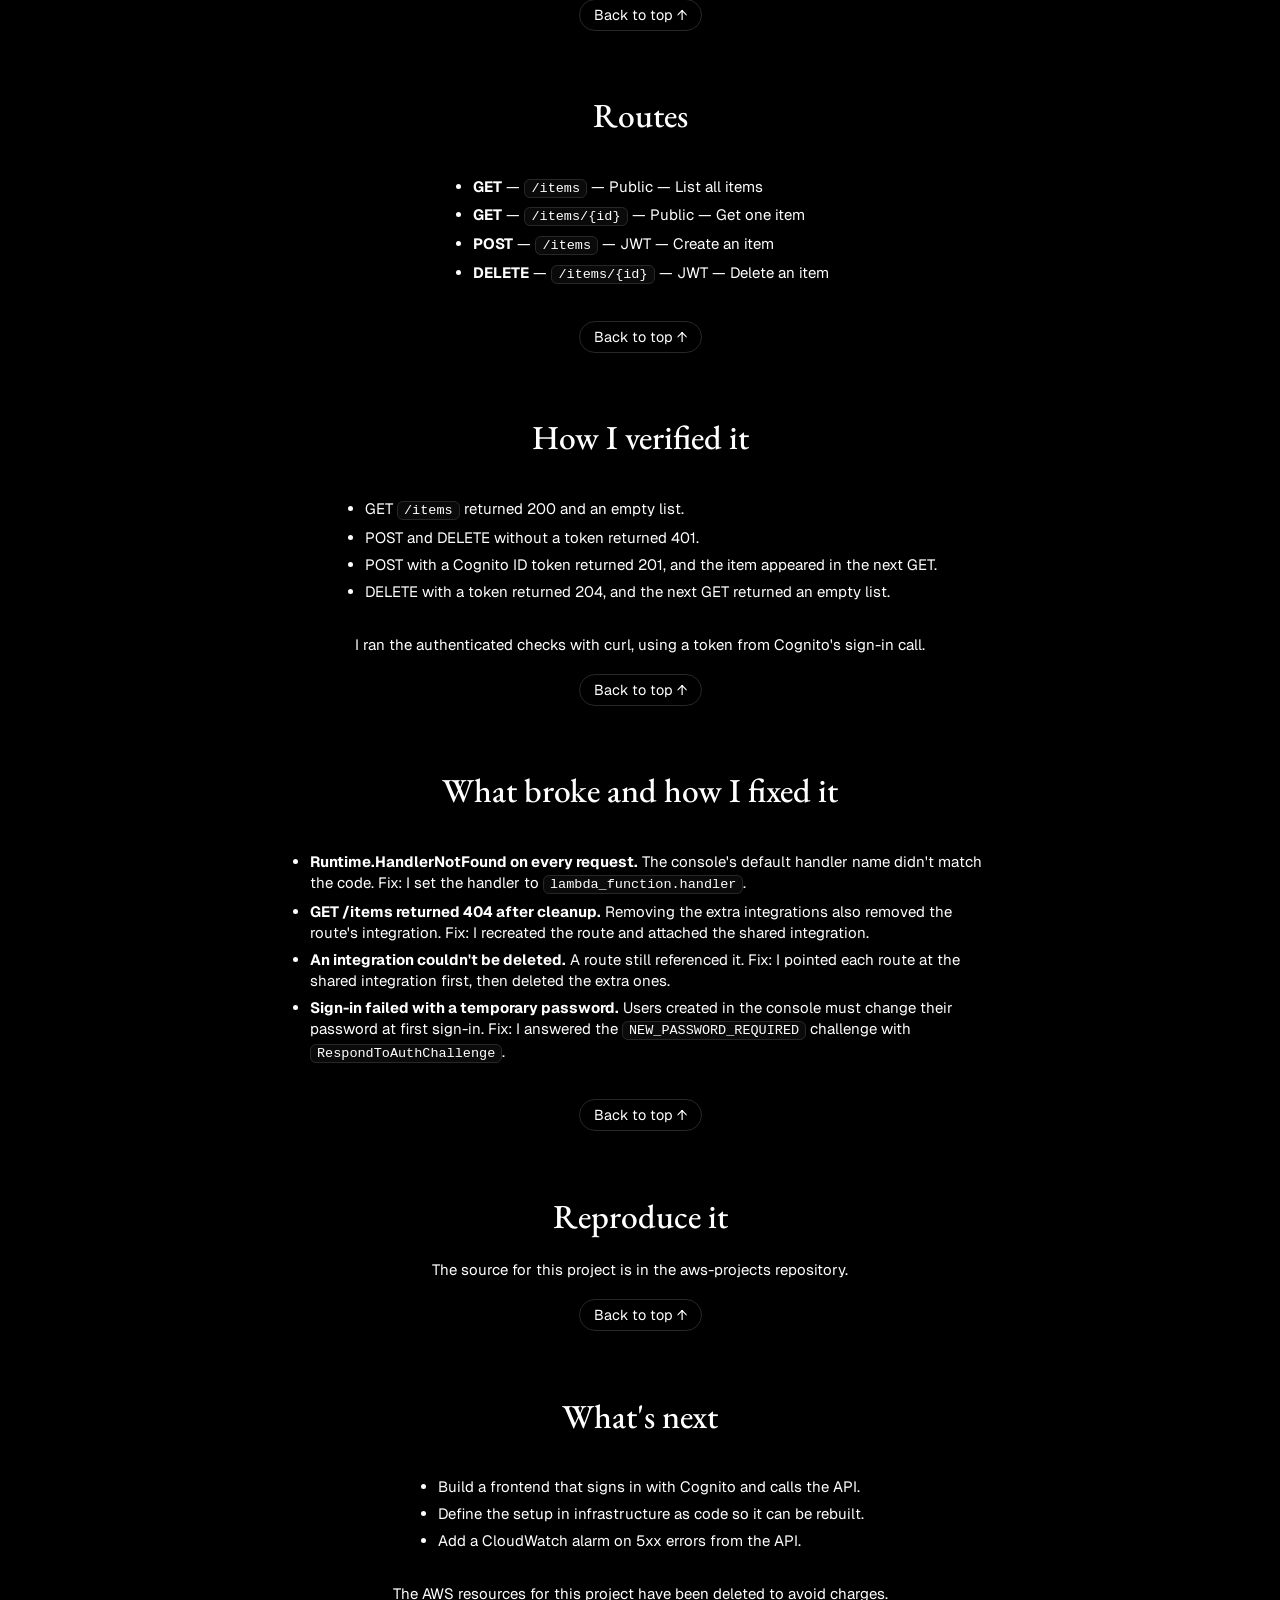
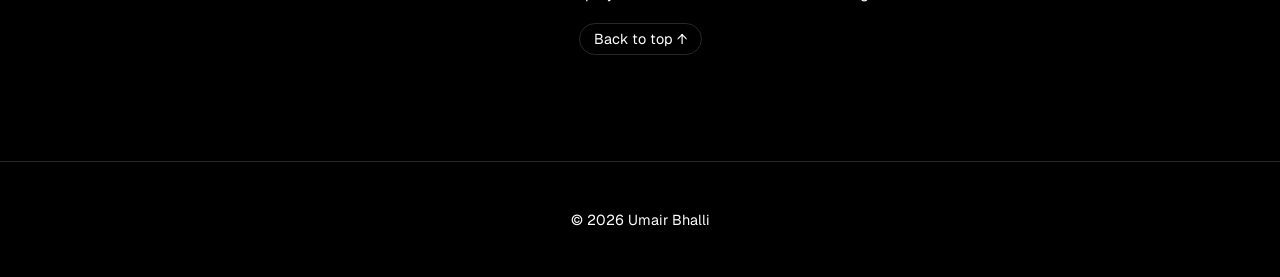
<file: aws-rest-api.html>
<!doctype html>
<html lang="en">
<head>
  <meta charset="utf-8">
  <meta name="viewport" content="width=device-width, initial-scale=1">
  <meta name="description" content="A serverless items API with API Gateway, Lambda, DynamoDB, and Cognito JWT authorization on write routes.">
  <title>Serverless REST API · Documentation</title>
  <link rel="stylesheet" href="style.css">
  <link rel="icon" href="favicon.svg" type="image/svg+xml">
</head>
<body id="top">
  <main class="doc">
    <p class="back"><a href="index.html#projects">← Back to portfolio</a></p>

    <header class="doc-head">
      <p class="eyebrow">Project documentation</p>
      <h1>Serverless REST API</h1>
      <p class="lede">Outcome: a REST API where anyone can read items, and only signed-in users can create or delete them. API Gateway routes requests to Lambda, DynamoDB stores the data, and Cognito issues the JWT tokens.</p>
    </header>

    <nav class="toc" aria-label="On this page">
      <a href="#overview">Overview</a>
      <a href="#decisions">Decisions</a>
      <a href="#architecture">Architecture</a>
      <a href="#routes">Routes</a>
      <a href="#verification">Verification</a>
      <a href="#issues">Issues</a>
      <a href="#reproduce">Reproduce it</a>
      <a href="#next">What's next</a>
    </nav>

    <section id="overview">
      <h2>What I built</h2>
      <p>An items API. Anyone can list or read items. Only signed-in users can create or delete them. API Gateway routes requests, Lambda runs the logic, DynamoDB stores the items, and Cognito issues the tokens.</p>
      <p class="to-top"><a href="#top">Back to top ↑</a></p>
    </section>
    <section id="decisions">
      <h2>Decisions</h2>
      <ul>
        <li><strong>Public reads, protected writes.</strong> The JWT authorizer is attached to POST and DELETE only. Without a token, those routes return 401.</li>
        <li><strong>One shared integration.</strong> All four routes invoke the same Lambda function.</li>
        <li><strong>Least privilege.</strong> The Lambda role can use only <code>Scan</code>, <code>GetItem</code>, <code>PutItem</code>, and <code>DeleteItem</code>, and only on the one table.</li>
        <li><strong>Logging.</strong> Each request writes a line to CloudWatch Logs.</li>
      </ul>
      <p class="to-top"><a href="#top">Back to top ↑</a></p>
    </section>
    <section id="architecture">
      <h2>Architecture</h2>
      <p>The client signs in with Cognito to get a token. API Gateway checks the token on the write routes, then invokes the Lambda function.</p>
      <figure class="diagram">
        <img src="images/rest-api-architecture.svg" width="900" height="420" alt="Client signs in to Cognito, sends requests to API Gateway, which checks the JWT and invokes Lambda. Lambda reads and writes DynamoDB and logs to CloudWatch.">
        <figcaption><strong>1</strong> Sign in to Cognito and get a token. <strong>2</strong> Send the request to API Gateway, which checks the token. <strong>3</strong> API Gateway invokes Lambda. <strong>4</strong> Lambda reads and writes DynamoDB. <strong>5</strong> Lambda logs the request to CloudWatch.</figcaption>
      </figure>
      <p class="to-top"><a href="#top">Back to top ↑</a></p>
    </section>
    <section id="routes">
      <h2>Routes</h2>
      <ul class="checks">
        <li><strong>GET</strong> — <code>/items</code> — Public — List all items</li>
        <li><strong>GET</strong> — <code>/items/{id}</code> — Public — Get one item</li>
        <li><strong>POST</strong> — <code>/items</code> — JWT — Create an item</li>
        <li><strong>DELETE</strong> — <code>/items/{id}</code> — JWT — Delete an item</li>
      </ul>
      <p class="to-top"><a href="#top">Back to top ↑</a></p>
    </section>
    <section id="verification">
      <h2>How I verified it</h2>
      <ul>
        <li>GET <code>/items</code> returned 200 and an empty list.</li>
        <li>POST and DELETE without a token returned 401.</li>
        <li>POST with a Cognito ID token returned 201, and the item appeared in the next GET.</li>
        <li>DELETE with a token returned 204, and the next GET returned an empty list.</li>
      </ul>
      <p>I ran the authenticated checks with curl, using a token from Cognito's sign-in call.</p>
      <p class="to-top"><a href="#top">Back to top ↑</a></p>
    </section>
    <section id="issues">
      <h2>What broke and how I fixed it</h2>
      <ul>
        <li><strong>Runtime.HandlerNotFound on every request.</strong> The console's default handler name didn't match the code. Fix: I set the handler to <code>lambda_function.handler</code>.</li>
        <li><strong>GET /items returned 404 after cleanup.</strong> Removing the extra integrations also removed the route's integration. Fix: I recreated the route and attached the shared integration.</li>
        <li><strong>An integration couldn't be deleted.</strong> A route still referenced it. Fix: I pointed each route at the shared integration first, then deleted the extra ones.</li>
        <li><strong>Sign-in failed with a temporary password.</strong> Users created in the console must change their password at first sign-in. Fix: I answered the <code>NEW_PASSWORD_REQUIRED</code> challenge with <code>RespondToAuthChallenge</code>.</li>
      </ul>
      <p class="to-top"><a href="#top">Back to top ↑</a></p>
    </section>
    <section id="reproduce">
      <h2>Reproduce it</h2>
      <p>The source for this project is in the <a href="https://github.com/BUmair/aws-projects/tree/main/project-05-serverless-api" target="_blank" rel="noopener">aws-projects repository</a>.</p>
      <p class="to-top"><a href="#top">Back to top ↑</a></p>
    </section>
    <section id="next">
      <h2>What's next</h2>
      <ul>
        <li>Build a frontend that signs in with Cognito and calls the API.</li>
        <li>Define the setup in infrastructure as code so it can be rebuilt.</li>
        <li>Add a CloudWatch alarm on 5xx errors from the API.</li>
      </ul>
      <p>The AWS resources for this project have been deleted to avoid charges.</p>
      <p class="to-top"><a href="#top">Back to top ↑</a></p>
    </section>
  </main>

  <footer>
    <p>&copy; <span id="year"></span> Umair Bhalli</p>
  </footer>

  <script>
    document.getElementById('year').textContent = new Date().getFullYear();
  </script>
</body>
</html>
</file>
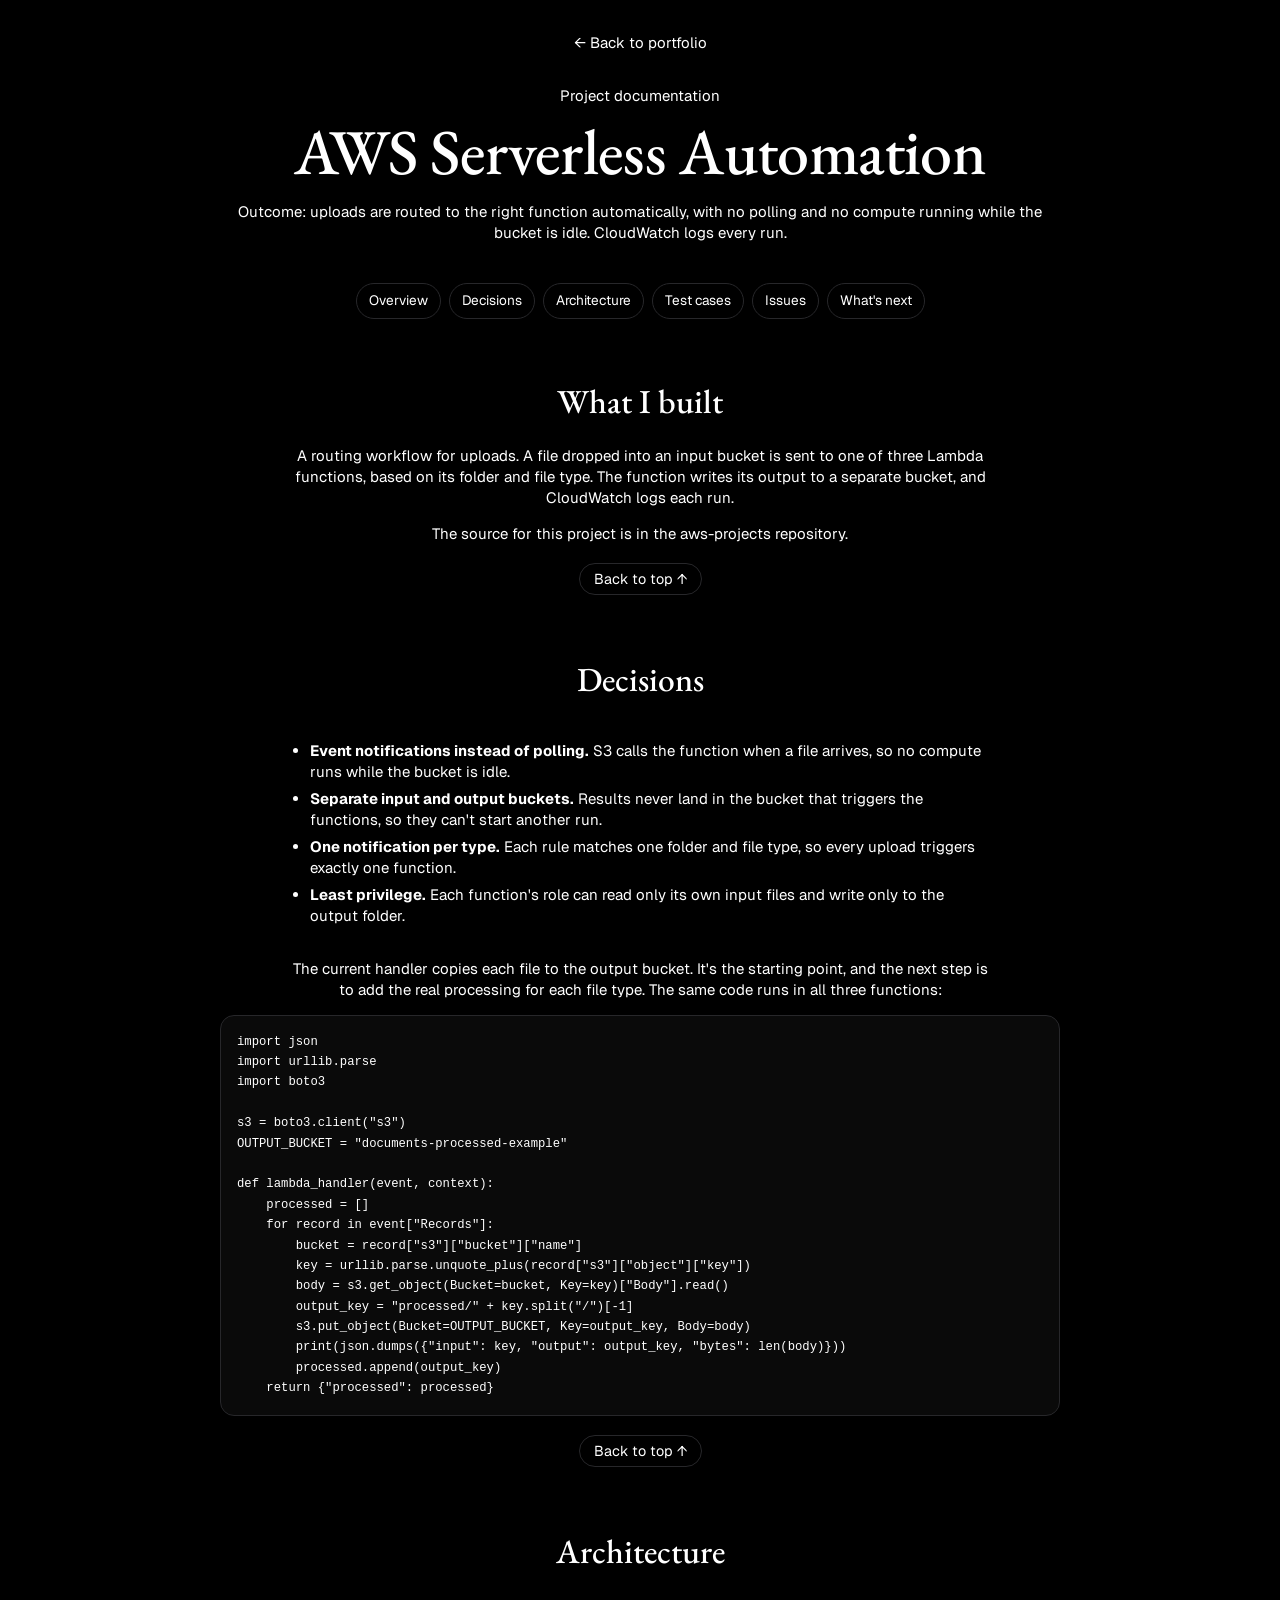
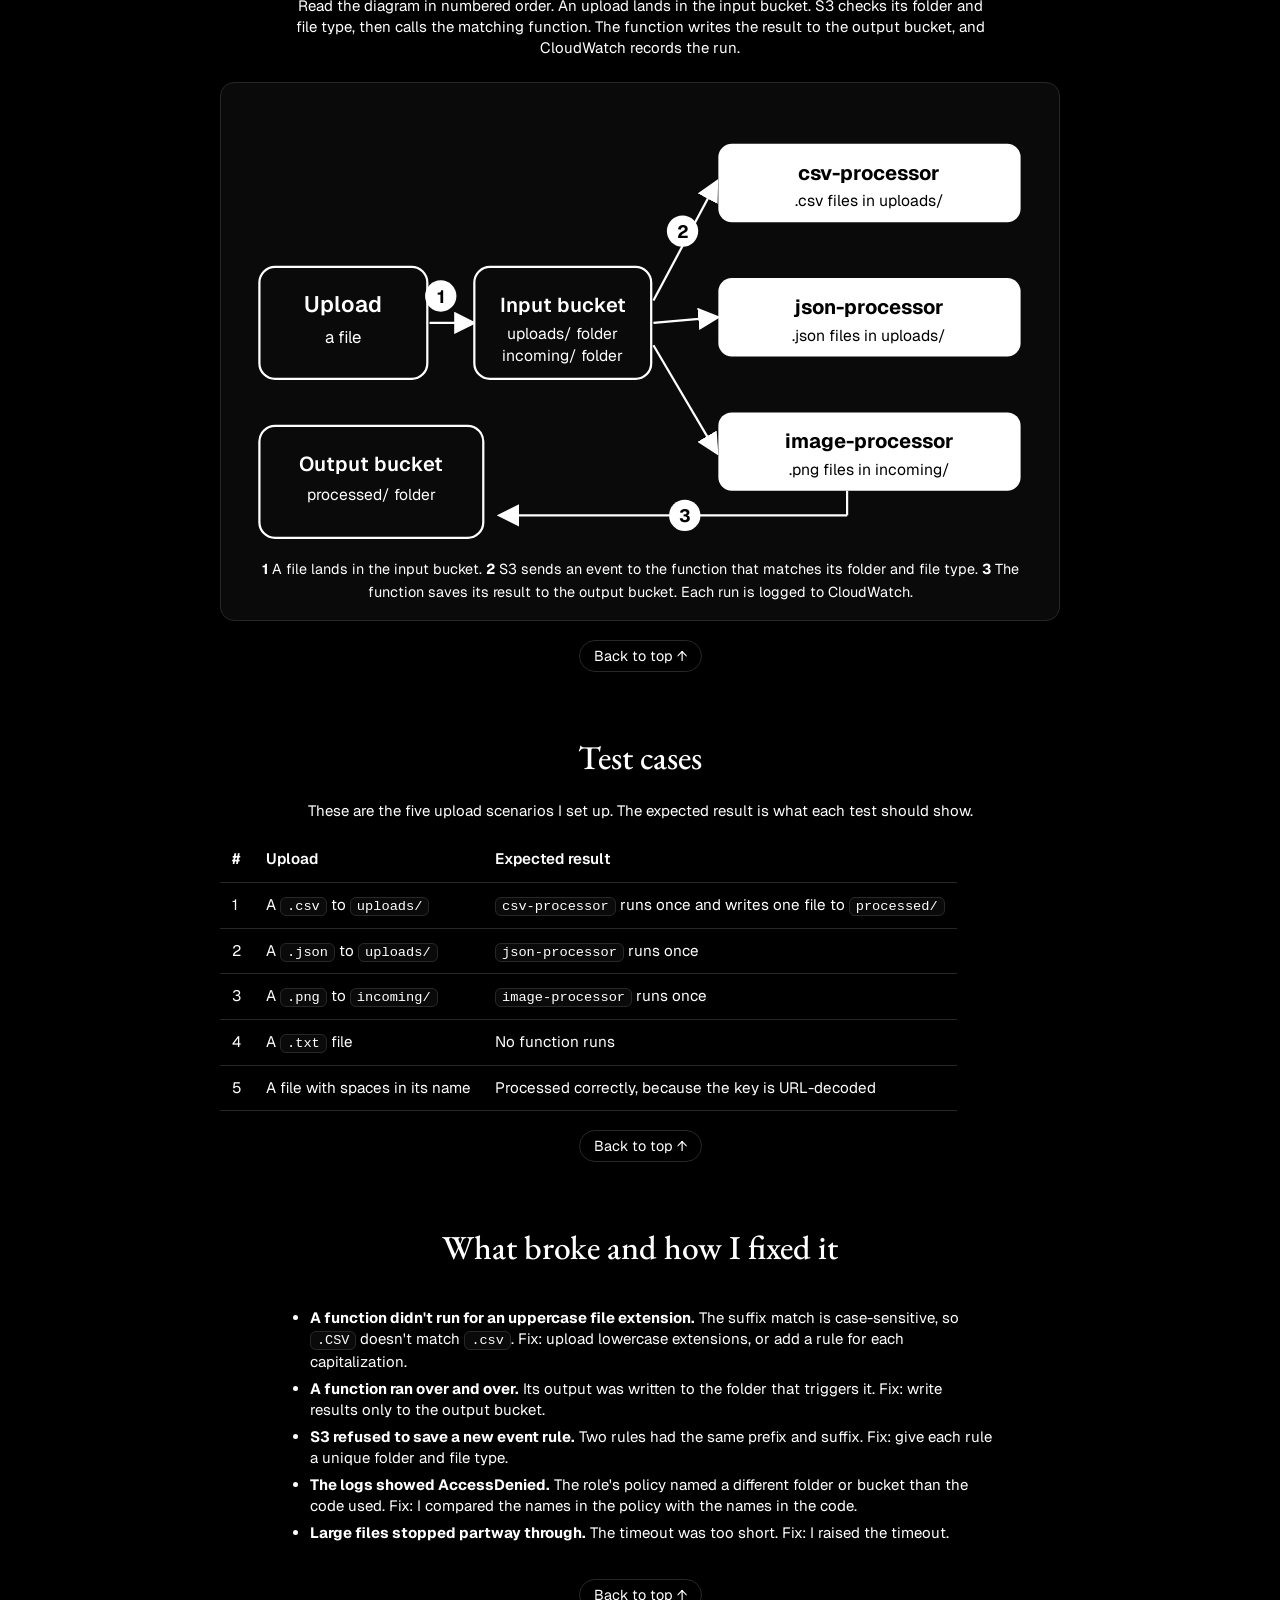
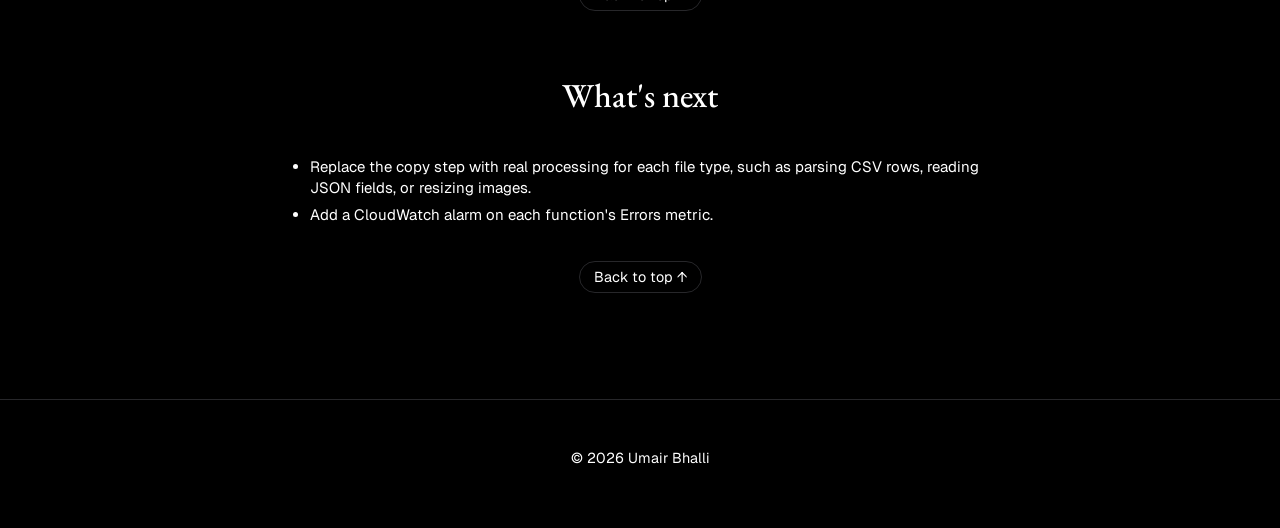
<file: aws-serverless.html>
<!doctype html>
<html lang="en">
<head>
  <meta charset="utf-8">
  <meta name="viewport" content="width=device-width, initial-scale=1">
  <meta name="description" content="A serverless file-routing workflow: S3 event notifications trigger one of three Lambda functions by folder and file type.">
  <title>AWS Serverless Automation · Documentation</title>
  <link rel="stylesheet" href="style.css">
  <link rel="icon" href="favicon.svg" type="image/svg+xml">
</head>
<body id="top">
  <main class="doc">
    <p class="back"><a href="index.html#projects">← Back to portfolio</a></p>

    <header class="doc-head">
      <p class="eyebrow">Project documentation</p>
      <h1>AWS Serverless Automation</h1>
      <p class="lede">Outcome: uploads are routed to the right function automatically, with no polling and no compute running while the bucket is idle. CloudWatch logs every run.</p>
    </header>

    <nav class="toc" aria-label="On this page">
      <a href="#overview">Overview</a>
      <a href="#decisions">Decisions</a>
      <a href="#architecture">Architecture</a>
      <a href="#verification">Test cases</a>
      <a href="#issues">Issues</a>
      <a href="#next">What's next</a>
    </nav>

    <section id="overview">
      <h2>What I built</h2>
      <p>A routing workflow for uploads. A file dropped into an input bucket is sent to one of three Lambda functions, based on its folder and file type. The function writes its output to a separate bucket, and CloudWatch logs each run.</p>
      <p>The source for this project is in the <a href="https://github.com/BUmair/aws-projects/tree/main/project-04-serverless-automation" target="_blank" rel="noopener">aws-projects repository</a>.</p>
      <p class="to-top"><a href="#top">Back to top ↑</a></p>
    </section>
    <section id="decisions">
      <h2>Decisions</h2>
      <ul>
        <li><strong>Event notifications instead of polling.</strong> S3 calls the function when a file arrives, so no compute runs while the bucket is idle.</li>
        <li><strong>Separate input and output buckets.</strong> Results never land in the bucket that triggers the functions, so they can't start another run.</li>
        <li><strong>One notification per type.</strong> Each rule matches one folder and file type, so every upload triggers exactly one function.</li>
        <li><strong>Least privilege.</strong> Each function's role can read only its own input files and write only to the output folder.</li>
      </ul>
      <p>The current handler copies each file to the output bucket. It's the starting point, and the next step is to add the real processing for each file type. The same code runs in all three functions:</p>
<pre><code>import json
import urllib.parse
import boto3

s3 = boto3.client("s3")
OUTPUT_BUCKET = "documents-processed-example"

def lambda_handler(event, context):
    processed = []
    for record in event["Records"]:
        bucket = record["s3"]["bucket"]["name"]
        key = urllib.parse.unquote_plus(record["s3"]["object"]["key"])
        body = s3.get_object(Bucket=bucket, Key=key)["Body"].read()
        output_key = "processed/" + key.split("/")[-1]
        s3.put_object(Bucket=OUTPUT_BUCKET, Key=output_key, Body=body)
        print(json.dumps({"input": key, "output": output_key, "bytes": len(body)}))
        processed.append(output_key)
    return {"processed": processed}</code></pre>
      <p class="to-top"><a href="#top">Back to top ↑</a></p>
    </section>
    <section id="architecture">
      <h2>Architecture</h2>
      <p>Read the diagram in numbered order. An upload lands in the input bucket. S3 checks its folder and file type, then calls the matching function. The function writes the result to the output bucket, and CloudWatch records the run.</p>
      <figure class="diagram">
        <svg viewBox="0 0 720 400" role="img" aria-labelledby="sls-title sls-desc">
          <title id="sls-title">File-processing flow</title>
          <desc id="sls-desc">A file is uploaded to the input bucket. S3 sends an event to one of three functions, based on the file type and folder. The function saves its result to the output bucket.</desc>
          <defs><marker id="arw2" markerWidth="10" markerHeight="10" refX="8" refY="5" orient="auto"><path d="M0,0 L10,5 L0,10 z" fill="#fff"/></marker></defs>

          <rect x="20" y="150" width="150" height="100" rx="14" fill="#0a0a0a" stroke="#fff" stroke-width="2"/>
          <text x="95" y="190" fill="#fff" font-size="20" font-weight="600" text-anchor="middle" font-family="Geist, sans-serif">Upload</text>
          <text x="95" y="218" fill="#fff" font-size="15" text-anchor="middle" font-family="Geist, sans-serif">a file</text>

          <line x1="172" y1="200" x2="210" y2="200" stroke="#fff" stroke-width="2" marker-end="url(#arw2)"/>
          <rect x="212" y="150" width="158" height="100" rx="14" fill="#0a0a0a" stroke="#fff" stroke-width="2"/>
          <text x="291" y="190" fill="#fff" font-size="18" font-weight="600" text-anchor="middle" font-family="Geist, sans-serif">Input bucket</text>
          <text x="291" y="214" fill="#fff" font-size="14" text-anchor="middle" font-family="Geist, sans-serif">uploads/ folder</text><text x="291" y="234" fill="#fff" font-size="14" text-anchor="middle" font-family="Geist, sans-serif">incoming/ folder</text>

          <line x1="372" y1="180" x2="428" y2="75" stroke="#fff" stroke-width="2" marker-end="url(#arw2)"/>
          <line x1="372" y1="200" x2="428" y2="195" stroke="#fff" stroke-width="2" marker-end="url(#arw2)"/>
          <line x1="372" y1="220" x2="428" y2="315" stroke="#fff" stroke-width="2" marker-end="url(#arw2)"/>

          <rect x="430" y="40" width="270" height="70" rx="12" fill="#fff"/>
          <text x="565" y="72" fill="#000" font-size="18" font-weight="700" text-anchor="middle" font-family="Geist, sans-serif">csv-processor</text>
          <text x="565" y="96" fill="#000" font-size="14" text-anchor="middle" font-family="Geist, sans-serif">.csv files in uploads/</text>

          <rect x="430" y="160" width="270" height="70" rx="12" fill="#fff"/>
          <text x="565" y="192" fill="#000" font-size="18" font-weight="700" text-anchor="middle" font-family="Geist, sans-serif">json-processor</text>
          <text x="565" y="216" fill="#000" font-size="14" text-anchor="middle" font-family="Geist, sans-serif">.json files in uploads/</text>

          <rect x="430" y="280" width="270" height="70" rx="12" fill="#fff"/>
          <text x="565" y="312" fill="#000" font-size="18" font-weight="700" text-anchor="middle" font-family="Geist, sans-serif">image-processor</text>
          <text x="565" y="336" fill="#000" font-size="14" text-anchor="middle" font-family="Geist, sans-serif">.png files in incoming/</text>

          <line x1="545" y1="350" x2="545" y2="372" stroke="#fff" stroke-width="2"/>
          <line x1="545" y1="372" x2="236" y2="372" stroke="#fff" stroke-width="2" marker-end="url(#arw2)"/>
          <rect x="20" y="292" width="200" height="100" rx="14" fill="#0a0a0a" stroke="#fff" stroke-width="2"/>
          <text x="120" y="332" fill="#fff" font-size="18" font-weight="600" text-anchor="middle" font-family="Geist, sans-serif">Output bucket</text>
          <text x="120" y="358" fill="#fff" font-size="14" text-anchor="middle" font-family="Geist, sans-serif">processed/ folder</text>

          <circle cx="182" cy="176" r="14" fill="#fff"/>
          <text x="182" y="182" fill="#000" font-size="16" font-weight="700" text-anchor="middle" font-family="Geist, sans-serif">1</text>
          <circle cx="398" cy="118" r="14" fill="#fff"/>
          <text x="398" y="124" fill="#000" font-size="16" font-weight="700" text-anchor="middle" font-family="Geist, sans-serif">2</text>
          <circle cx="400" cy="372" r="14" fill="#fff"/>
          <text x="400" y="378" fill="#000" font-size="16" font-weight="700" text-anchor="middle" font-family="Geist, sans-serif">3</text>
        </svg>
        <figcaption><strong>1</strong> A file lands in the input bucket. <strong>2</strong> S3 sends an event to the function that matches its folder and file type. <strong>3</strong> The function saves its result to the output bucket. Each run is logged to CloudWatch.</figcaption>
      </figure>
      <p class="to-top"><a href="#top">Back to top ↑</a></p>
    </section>
    <section id="verification">
      <h2>Test cases</h2>
      <p>These are the five upload scenarios I set up. The expected result is what each test should show.</p>
      <table>
        <thead><tr><th>#</th><th>Upload</th><th>Expected result</th></tr></thead>
        <tbody>
          <tr><td>1</td><td>A <code>.csv</code> to <code>uploads/</code></td><td><code>csv-processor</code> runs once and writes one file to <code>processed/</code></td></tr>
          <tr><td>2</td><td>A <code>.json</code> to <code>uploads/</code></td><td><code>json-processor</code> runs once</td></tr>
          <tr><td>3</td><td>A <code>.png</code> to <code>incoming/</code></td><td><code>image-processor</code> runs once</td></tr>
          <tr><td>4</td><td>A <code>.txt</code> file</td><td>No function runs</td></tr>
          <tr><td>5</td><td>A file with spaces in its name</td><td>Processed correctly, because the key is URL-decoded</td></tr>
        </tbody>
      </table>
      <p class="to-top"><a href="#top">Back to top ↑</a></p>
    </section>
    <section id="issues">
      <h2>What broke and how I fixed it</h2>
      <ul>
        <li><strong>A function didn't run for an uppercase file extension.</strong> The suffix match is case-sensitive, so <code>.CSV</code> doesn't match <code>.csv</code>. Fix: upload lowercase extensions, or add a rule for each capitalization.</li>
        <li><strong>A function ran over and over.</strong> Its output was written to the folder that triggers it. Fix: write results only to the output bucket.</li>
        <li><strong>S3 refused to save a new event rule.</strong> Two rules had the same prefix and suffix. Fix: give each rule a unique folder and file type.</li>
        <li><strong>The logs showed AccessDenied.</strong> The role's policy named a different folder or bucket than the code used. Fix: I compared the names in the policy with the names in the code.</li>
        <li><strong>Large files stopped partway through.</strong> The timeout was too short. Fix: I raised the timeout.</li>
      </ul>
      <p class="to-top"><a href="#top">Back to top ↑</a></p>
    </section>
    <section id="next">
      <h2>What's next</h2>
      <ul>
        <li>Replace the copy step with real processing for each file type, such as parsing CSV rows, reading JSON fields, or resizing images.</li>
        <li>Add a CloudWatch alarm on each function's Errors metric.</li>
      </ul>
      <p class="to-top"><a href="#top">Back to top ↑</a></p>
    </section>
  </main>

  <footer>
    <p>&copy; <span id="year"></span> Umair Bhalli</p>
  </footer>

  <script>
    document.getElementById('year').textContent = new Date().getFullYear();
  </script>
</body>
</html>
</file>
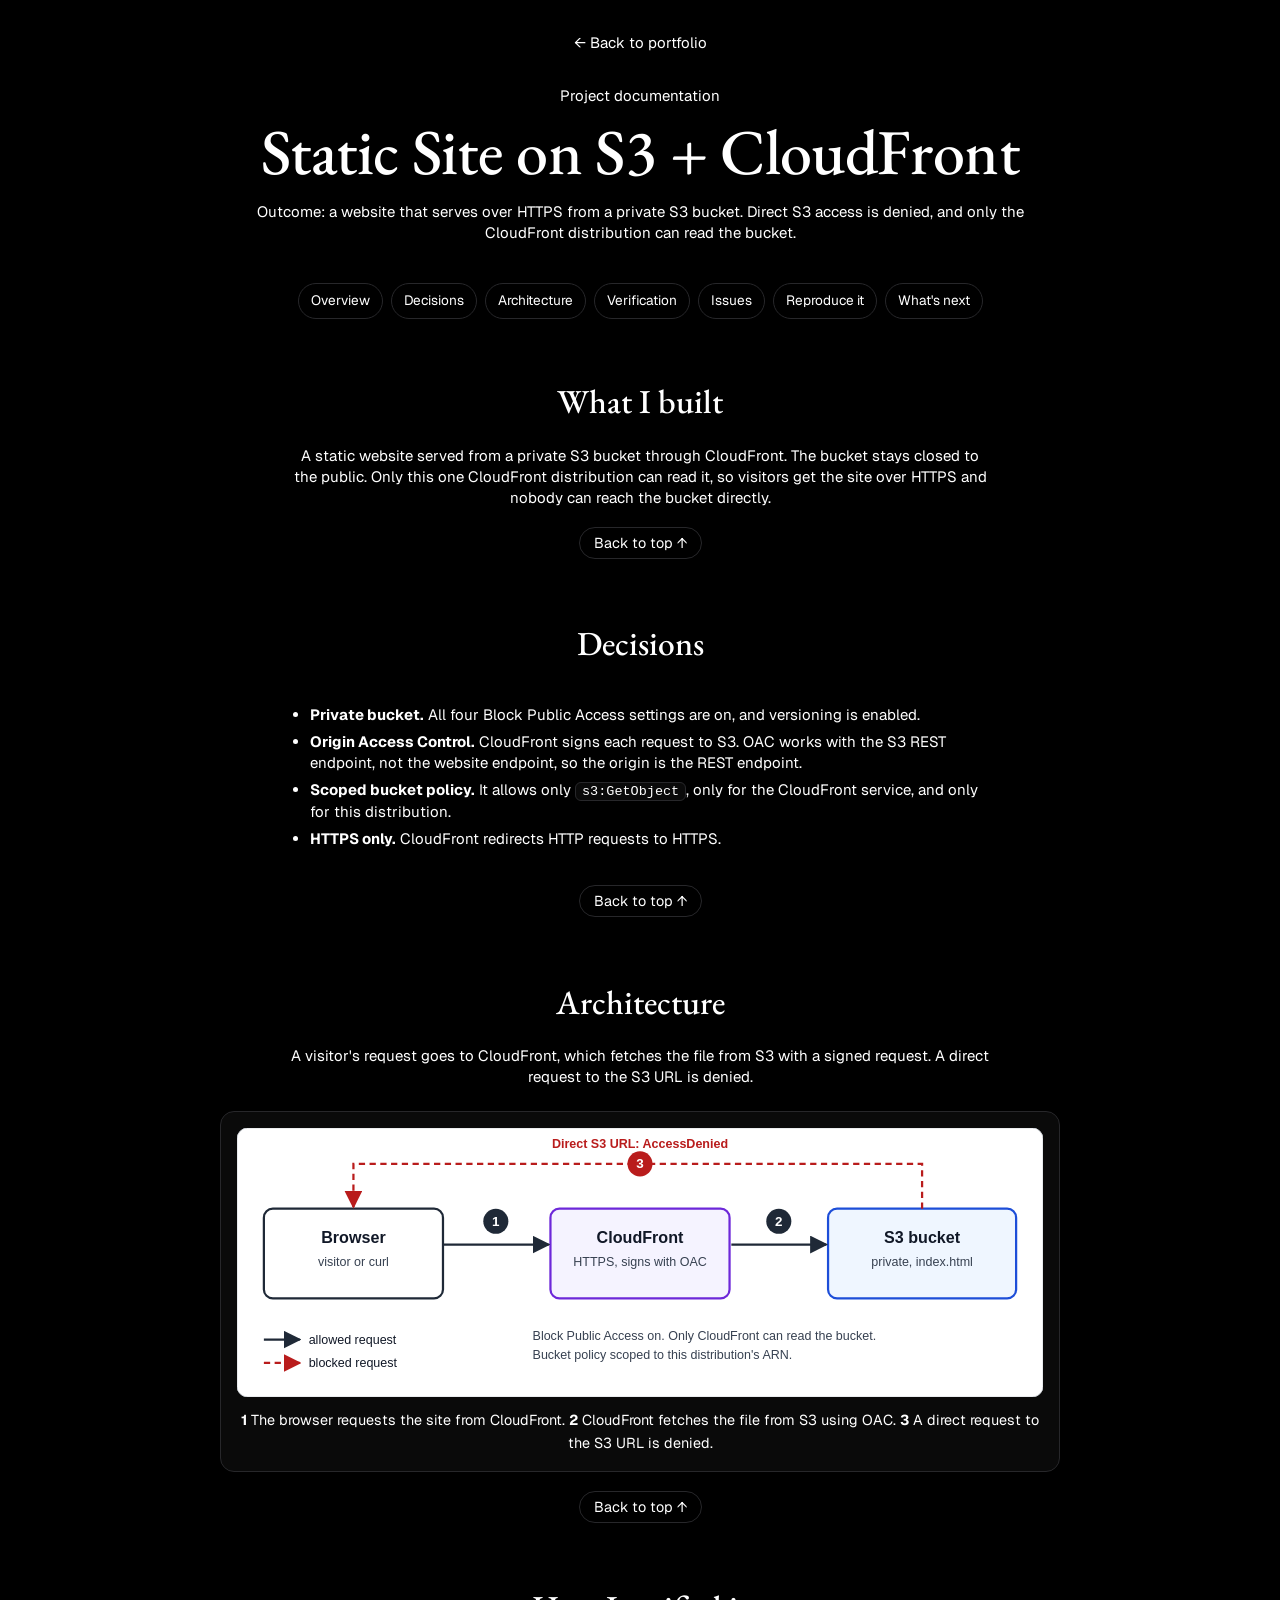
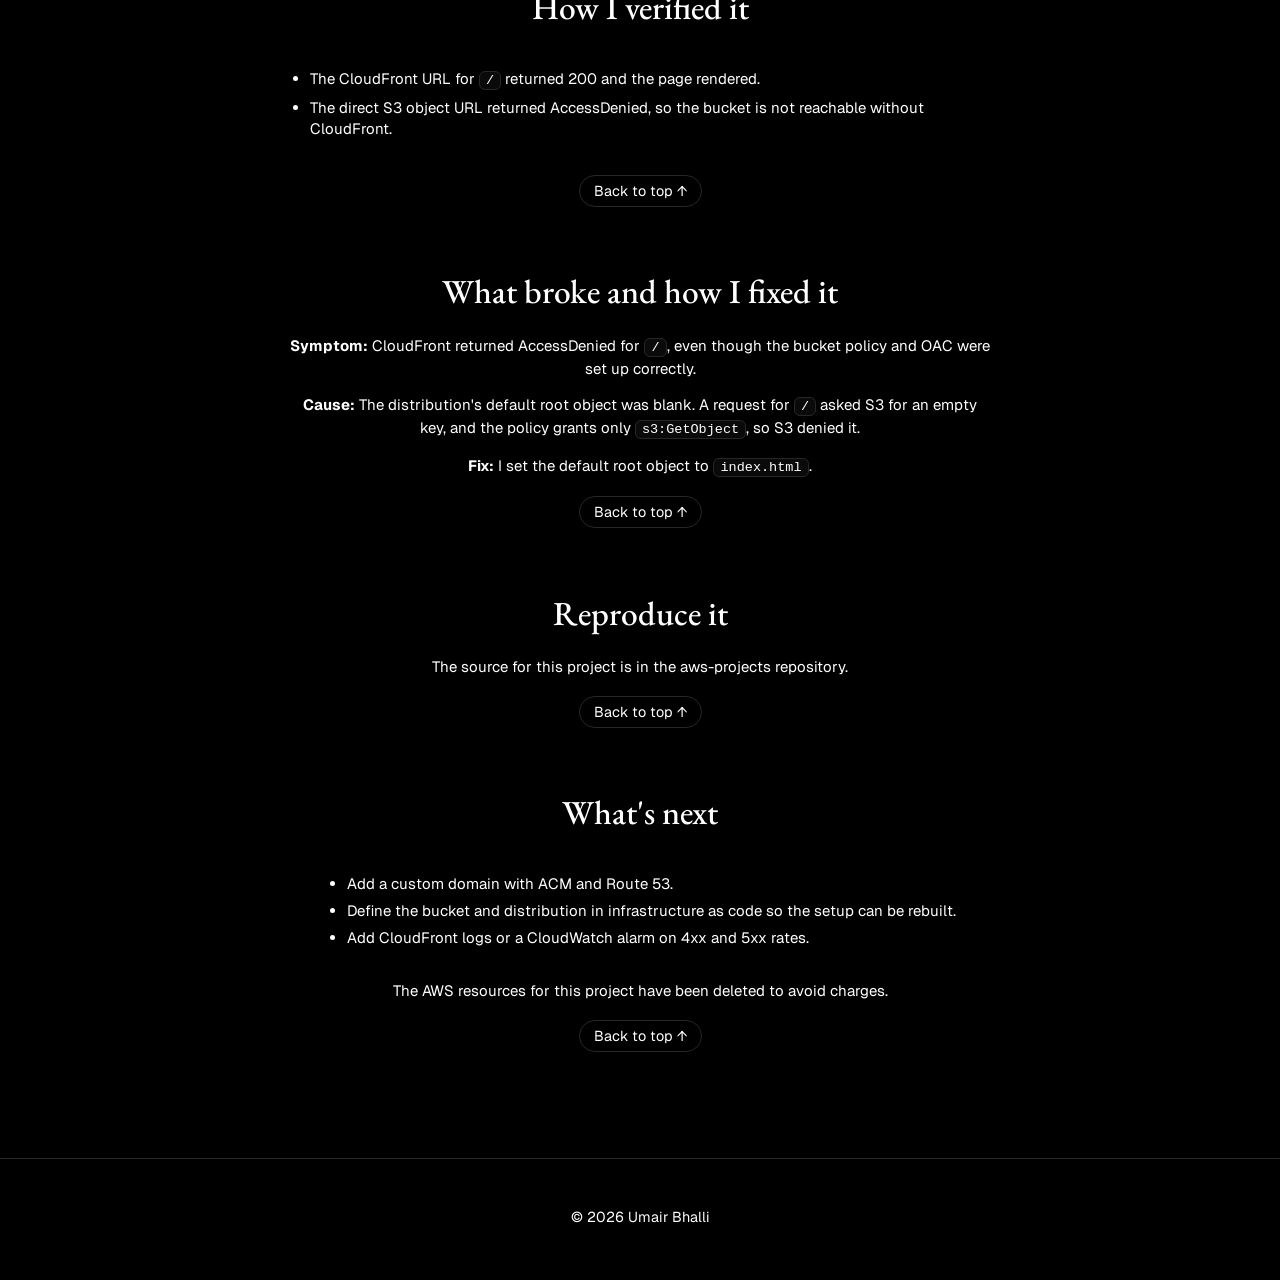
<file: aws-static-site.html>
<!doctype html>
<html lang="en">
<head>
  <meta charset="utf-8">
  <meta name="viewport" content="width=device-width, initial-scale=1">
  <meta name="description" content="A static website on a private S3 bucket, served over HTTPS through CloudFront with Origin Access Control.">
  <title>Static Site on S3 + CloudFront · Documentation</title>
  <link rel="stylesheet" href="style.css">
  <link rel="icon" href="favicon.svg" type="image/svg+xml">
</head>
<body id="top">
  <main class="doc">
    <p class="back"><a href="index.html#projects">← Back to portfolio</a></p>

    <header class="doc-head">
      <p class="eyebrow">Project documentation</p>
      <h1>Static Site on S3 + CloudFront</h1>
      <p class="lede">Outcome: a website that serves over HTTPS from a private S3 bucket. Direct S3 access is denied, and only the CloudFront distribution can read the bucket.</p>
    </header>

    <nav class="toc" aria-label="On this page">
      <a href="#overview">Overview</a>
      <a href="#decisions">Decisions</a>
      <a href="#architecture">Architecture</a>
      <a href="#verification">Verification</a>
      <a href="#issues">Issues</a>
      <a href="#reproduce">Reproduce it</a>
      <a href="#next">What's next</a>
    </nav>

    <section id="overview">
      <h2>What I built</h2>
      <p>A static website served from a private S3 bucket through CloudFront. The bucket stays closed to the public. Only this one CloudFront distribution can read it, so visitors get the site over HTTPS and nobody can reach the bucket directly.</p>
      <p class="to-top"><a href="#top">Back to top ↑</a></p>
    </section>
    <section id="decisions">
      <h2>Decisions</h2>
      <ul>
        <li><strong>Private bucket.</strong> All four Block Public Access settings are on, and versioning is enabled.</li>
        <li><strong>Origin Access Control.</strong> CloudFront signs each request to S3. OAC works with the S3 REST endpoint, not the website endpoint, so the origin is the REST endpoint.</li>
        <li><strong>Scoped bucket policy.</strong> It allows only <code>s3:GetObject</code>, only for the CloudFront service, and only for this distribution.</li>
        <li><strong>HTTPS only.</strong> CloudFront redirects HTTP requests to HTTPS.</li>
      </ul>
      <p class="to-top"><a href="#top">Back to top ↑</a></p>
    </section>
    <section id="architecture">
      <h2>Architecture</h2>
      <p>A visitor's request goes to CloudFront, which fetches the file from S3 with a signed request. A direct request to the S3 URL is denied.</p>
      <figure class="diagram">
        <img src="images/static-site-architecture.svg" width="900" height="300" alt="Browser sends a request to CloudFront with OAC, which fetches the file from the private S3 bucket. A direct S3 URL request is denied with AccessDenied.">
        <figcaption><strong>1</strong> The browser requests the site from CloudFront. <strong>2</strong> CloudFront fetches the file from S3 using OAC. <strong>3</strong> A direct request to the S3 URL is denied.</figcaption>
      </figure>
      <p class="to-top"><a href="#top">Back to top ↑</a></p>
    </section>
    <section id="verification">
      <h2>How I verified it</h2>
      <ul>
        <li>The CloudFront URL for <code>/</code> returned 200 and the page rendered.</li>
        <li>The direct S3 object URL returned AccessDenied, so the bucket is not reachable without CloudFront.</li>
      </ul>
      <p class="to-top"><a href="#top">Back to top ↑</a></p>
    </section>
    <section id="issues">
      <h2>What broke and how I fixed it</h2>
      <p><strong>Symptom:</strong> CloudFront returned AccessDenied for <code>/</code>, even though the bucket policy and OAC were set up correctly.</p>
      <p><strong>Cause:</strong> The distribution's default root object was blank. A request for <code>/</code> asked S3 for an empty key, and the policy grants only <code>s3:GetObject</code>, so S3 denied it.</p>
      <p><strong>Fix:</strong> I set the default root object to <code>index.html</code>.</p>
      <p class="to-top"><a href="#top">Back to top ↑</a></p>
    </section>
    <section id="reproduce">
      <h2>Reproduce it</h2>
      <p>The source for this project is in the <a href="https://github.com/BUmair/aws-projects/tree/main/project-02-static-site-s3-cloudfront" target="_blank" rel="noopener">aws-projects repository</a>.</p>
      <p class="to-top"><a href="#top">Back to top ↑</a></p>
    </section>
    <section id="next">
      <h2>What's next</h2>
      <ul>
        <li>Add a custom domain with ACM and Route 53.</li>
        <li>Define the bucket and distribution in infrastructure as code so the setup can be rebuilt.</li>
        <li>Add CloudFront logs or a CloudWatch alarm on 4xx and 5xx rates.</li>
      </ul>
      <p>The AWS resources for this project have been deleted to avoid charges.</p>
      <p class="to-top"><a href="#top">Back to top ↑</a></p>
    </section>
  </main>

  <footer>
    <p>&copy; <span id="year"></span> Umair Bhalli</p>
  </footer>

  <script>
    document.getElementById('year').textContent = new Date().getFullYear();
  </script>
</body>
</html>
</file>
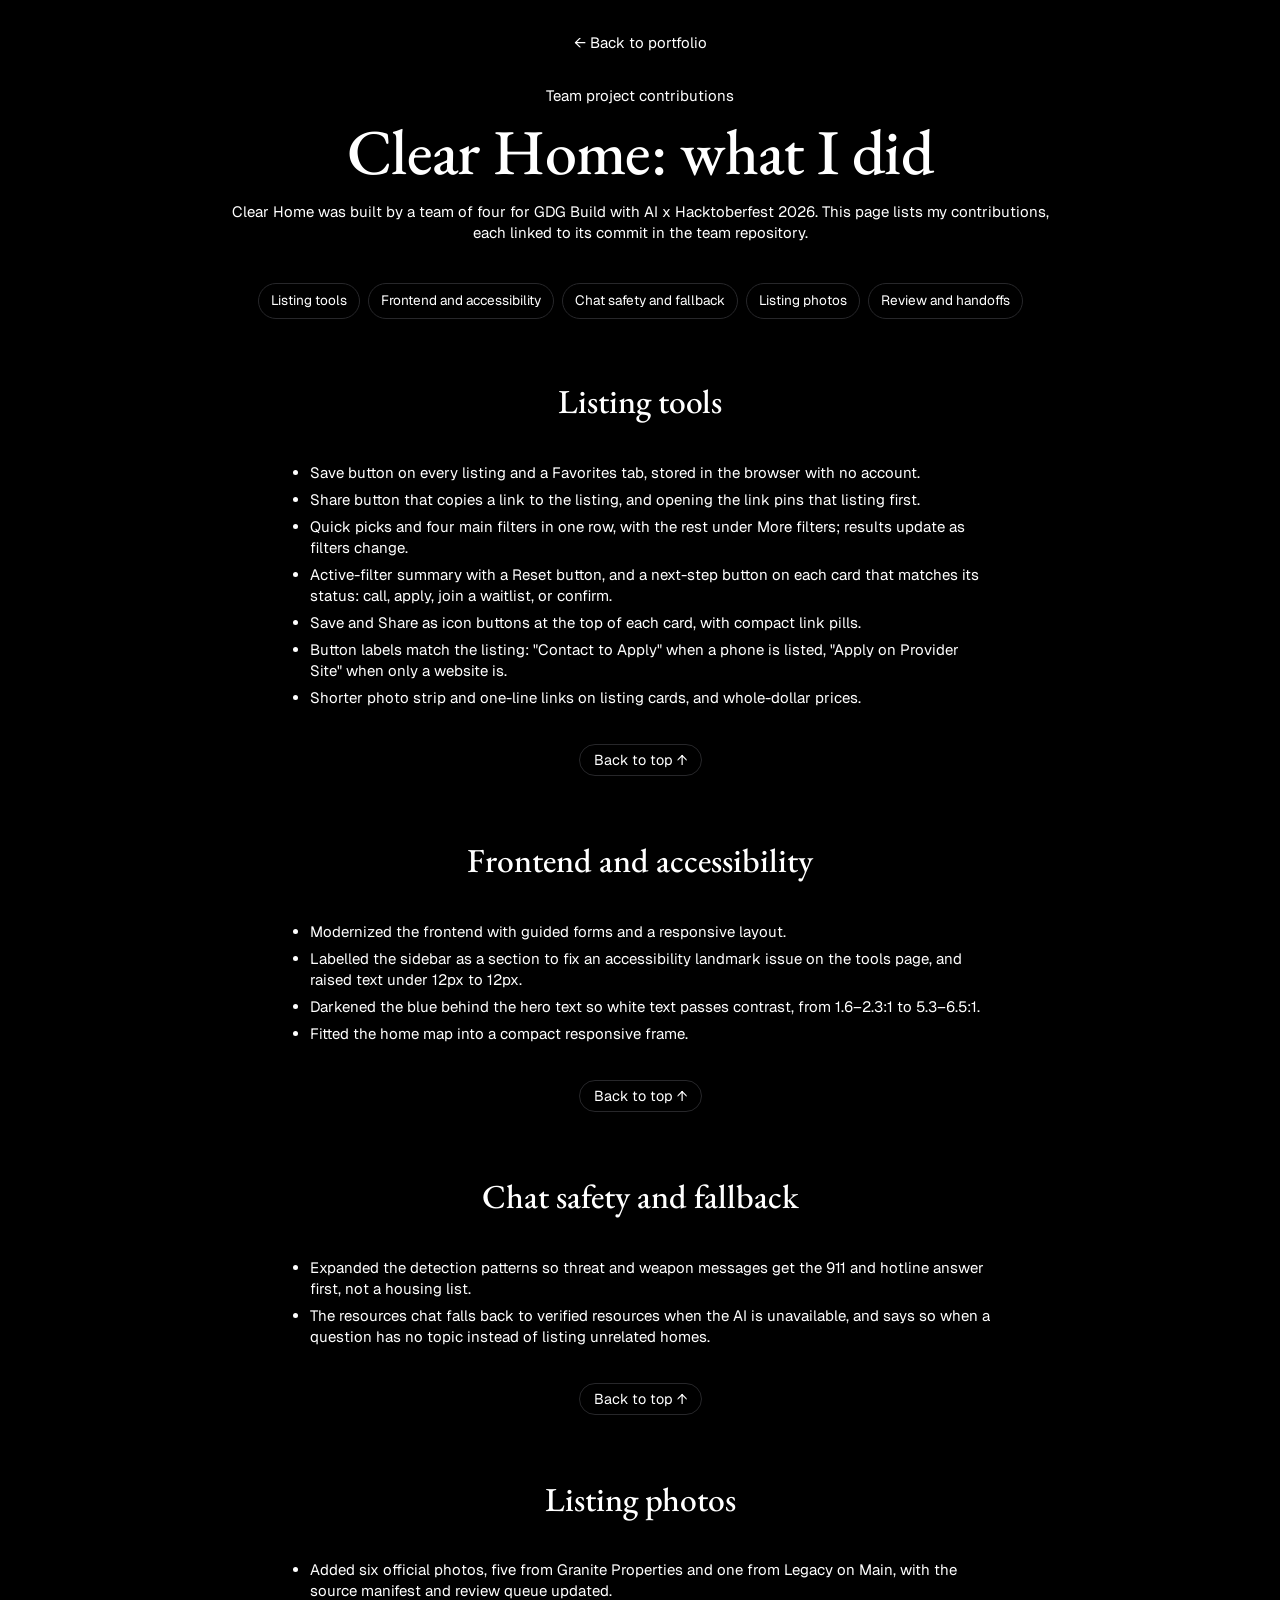
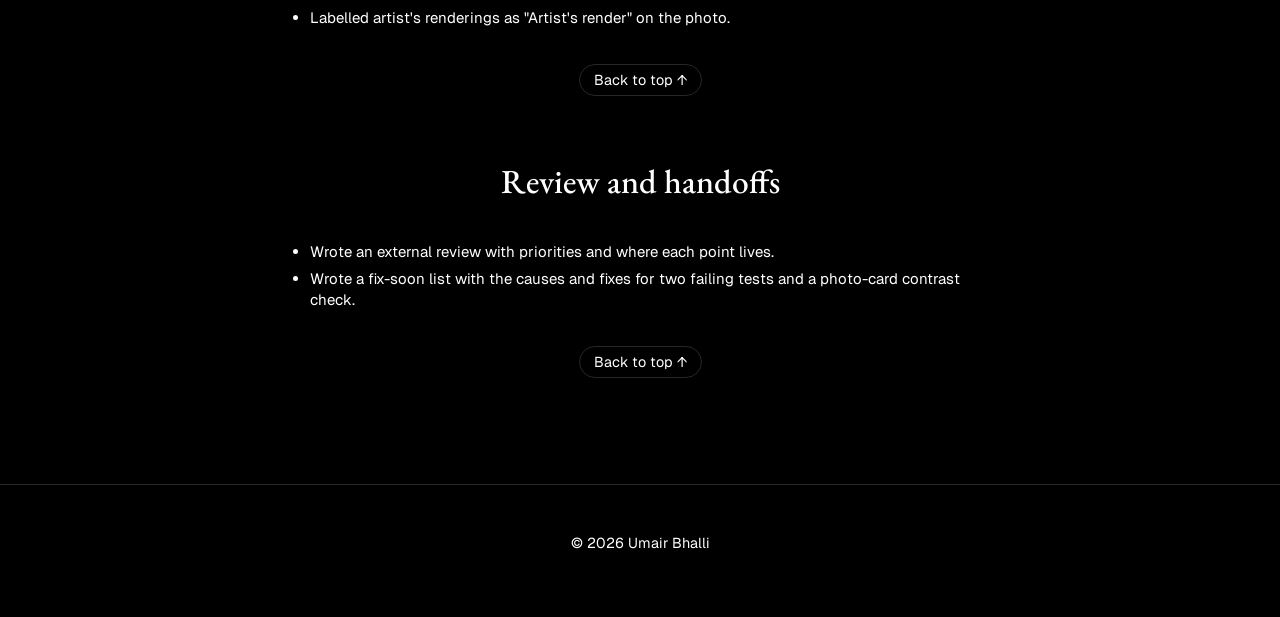
<file: clearhome-contributions.html>
<!doctype html>
<html lang="en">
<head>
  <meta charset="utf-8">
  <meta name="viewport" content="width=device-width, initial-scale=1">
  <meta name="description" content="My contributions to Clear Home, a four-person team project: listing tools, frontend redesign, chat safety, and listing photos.">
  <title>Clear Home · What I did</title>
  <link rel="stylesheet" href="style.css">
  <link rel="icon" href="favicon.svg" type="image/svg+xml">
</head>
<body id="top">
  <main class="doc">
    <p class="back"><a href="index.html#projects">← Back to portfolio</a></p>

    <header class="doc-head">
      <p class="eyebrow">Team project contributions</p>
      <h1>Clear Home: what I did</h1>
      <p class="lede">Clear Home was built by a team of four for GDG Build with AI x Hacktoberfest 2026. This page lists my contributions, each linked to its commit in the team repository.</p>
    </header>

    <nav class="toc" aria-label="On this page">
      <a href="#listings">Listing tools</a>
      <a href="#frontend">Frontend and accessibility</a>
      <a href="#safety">Chat safety and fallback</a>
      <a href="#photos">Listing photos</a>
      <a href="#review">Review and handoffs</a>
    </nav>

    <section id="listings">
      <h2>Listing tools</h2>
      <ul>
        <li>Save button on every listing and a Favorites tab, stored in the browser with no account.</li>
        <li>Share button that copies a link to the listing, and opening the link pins that listing first.</li>
        <li>Quick picks and four main filters in one row, with the rest under More filters; results update as filters change.</li>
        <li>Active-filter summary with a Reset button, and a next-step button on each card that matches its status: call, apply, join a waitlist, or confirm.</li>
        <li>Save and Share as icon buttons at the top of each card, with compact link pills.</li>
        <li>Button labels match the listing: "Contact to Apply" when a phone is listed, "Apply on Provider Site" when only a website is.</li>
        <li>Shorter photo strip and one-line links on listing cards, and whole-dollar prices.</li>
      </ul>
      <p class="to-top"><a href="#top">Back to top ↑</a></p>
    </section>

    <section id="frontend">
      <h2>Frontend and accessibility</h2>
      <ul>
        <li>Modernized the frontend with guided forms and a responsive layout.</li>
        <li>Labelled the sidebar as a section to fix an accessibility landmark issue on the tools page, and raised text under 12px to 12px.</li>
        <li>Darkened the blue behind the hero text so white text passes contrast, from 1.6–2.3:1 to 5.3–6.5:1.</li>
        <li>Fitted the home map into a compact responsive frame.</li>
      </ul>
      <p class="to-top"><a href="#top">Back to top ↑</a></p>
    </section>

    <section id="safety">
      <h2>Chat safety and fallback</h2>
      <ul>
        <li>Expanded the detection patterns so threat and weapon messages get the 911 and hotline answer first, not a housing list.</li>
        <li>The resources chat falls back to verified resources when the AI is unavailable, and says so when a question has no topic instead of listing unrelated homes.</li>
      </ul>
      <p class="to-top"><a href="#top">Back to top ↑</a></p>
    </section>

    <section id="photos">
      <h2>Listing photos</h2>
      <ul>
        <li>Added six official photos, five from Granite Properties and one from Legacy on Main, with the source manifest and review queue updated.</li>
        <li>Labelled artist's renderings as "Artist's render" on the photo.</li>
      </ul>
      <p class="to-top"><a href="#top">Back to top ↑</a></p>
    </section>

    <section id="review">
      <h2>Review and handoffs</h2>
      <ul>
        <li>Wrote an external review with priorities and where each point lives.</li>
        <li>Wrote a fix-soon list with the causes and fixes for two failing tests and a photo-card contrast check.</li>
      </ul>
      <p class="to-top"><a href="#top">Back to top ↑</a></p>
    </section>

  </main>

  <footer>
    <p>&copy; <span id="year"></span> Umair Bhalli</p>
  </footer>

  <script>
    document.getElementById('year').textContent = new Date().getFullYear();
  </script>
</body>
</html>
</file>
<file: style.css>
@import url("https://fonts.googleapis.com/css2?family=EB+Garamond:wght@400;500&family=Geist:wght@400;500;600&display=swap");

:root {
  --bg: #000000;
  --fg: #ffffff;
  --muted: #ffffff;
  --line: #27272a;
  --surface: #0a0a0a;
  --btn: #ffffff;
  --btn-fg: #000000;
  --radius: 14px;
  --sans: "Geist", ui-sans-serif, system-ui, -apple-system, "Segoe UI", sans-serif;
  --serif: "EB Garamond", Garamond, Georgia, serif;
}

* { box-sizing: border-box; }

html { scroll-behavior: smooth; scroll-padding-top: 72px; }

body {
  margin: 0;
  background: var(--bg);
  color: var(--fg);
  font-family: var(--sans);
  font-size: 17px;
  line-height: 1.6;
  -webkit-font-smoothing: antialiased;
}

a { color: var(--fg); text-decoration: none; }

/* Hero */
.hero {
  padding: 96px 16px 72px;
  text-align: center;
}

.eyebrow {
  color: var(--muted);
  margin: 0 0 12px;
  font-size: 0.95rem;
}

h1 {
  font-family: var(--serif);
  font-weight: 500;
  font-size: clamp(3rem, 9vw, 5.5rem);
  line-height: 1.05;
  letter-spacing: -0.01em;
  margin: 0;
}

.links { display: flex; gap: 12px; justify-content: center; flex-wrap: wrap; }

.btn {
  display: inline-block;
  padding: 11px 22px;
  border-radius: var(--radius);
  background: var(--btn);
  color: var(--btn-fg);
  font-weight: 500;
  border: 1px solid var(--btn);
}

.btn:hover { opacity: 0.9; }

.btn-ghost {
  background: transparent;
  color: var(--fg);
  border: 1px solid var(--line);
}

.btn-ghost:hover { border-color: var(--muted); }

/* Sections */
main {
  max-width: 960px;
  margin: 0 auto;
  padding: 16px 20px 48px;
}

section { margin-bottom: 80px; }

h2 {
  font-family: var(--serif);
  font-weight: 500;
  font-size: 2.25rem;
  margin: 0 0 24px;
}

section > p,
section > ul {
  color: var(--muted);
  max-width: 44rem;
}

section > ul { padding-left: 20px; }
section > ul li + li { margin-top: 6px; }

/* Cards */
.grid {
  display: grid;
  gap: 16px;
  grid-template-columns: repeat(auto-fit, minmax(280px, 1fr));
}

.card {
  background: var(--surface);
  border: 1px solid var(--line);
  border-radius: var(--radius);
  padding: 24px;
}

.card + .card { margin-top: 16px; }
.grid .card + .card { margin-top: 0; }

.card h3 {
  font-size: 1.15rem;
  font-weight: 600;
  margin: 0 0 4px;
}

.card p { color: var(--muted); }
.card ul { margin: 12px 0; padding-left: 18px; color: var(--muted); }
.card li + li { margin-top: 6px; }

.meta {
  color: var(--muted);
  font-size: 0.95rem;
  margin: 0 0 8px;
}

.card .shot {
  display: block;
  border: 1px solid var(--line);
  border-radius: 10px;
  overflow: hidden;
  margin: 16px 0;
}

.card .shot:hover { border-color: var(--muted); }

.card .shot img {
  display: block;
  width: 100%;
  height: auto;
}

.tags { display: flex; flex-wrap: wrap; gap: 8px; margin: 12px 0 0; }

.tags span {
  font-size: 0.9rem;
  padding: 4px 12px;
  border-radius: 999px;
  border: 1px solid var(--line);
  color: var(--muted);
}

footer {
  text-align: center;
  color: var(--muted);
  font-size: 0.9rem;
  padding: 32px 16px 48px;
  border-top: 1px solid var(--line);
}

@media (max-width: 480px) {
  .hero { padding-top: 64px; }
  section { margin-bottom: 56px; }
  h2 { font-size: 1.9rem; }
}

/* Documentation pages */
.doc-link {
  display: table;
  margin: 16px auto 0;
  padding: 8px 14px;
  border: 1px solid var(--muted);
  border-radius: var(--radius);
  font-weight: 500;
}

.doc-link:hover { background: var(--fg); color: var(--bg); }

.doc { max-width: 880px; margin: 0 auto; padding: 32px 20px 48px; }

.back { margin: 0 0 32px; }
.back a { color: var(--muted); }

.doc-head { margin-bottom: 40px; }
.doc-head h1 { font-size: clamp(2.5rem, 7vw, 4rem); margin: 8px 0 16px; }
.lede { font-size: 1.15rem; margin: 0 0 16px; }

.toc {
  display: flex;
  flex-wrap: wrap;
  gap: 8px;
  margin-bottom: 56px;
}

.toc a {
  font-size: 0.85rem;
  padding: 6px 12px;
  border: 1px solid var(--line);
  border-radius: 999px;
}

.toc a:hover { border-color: var(--fg); }

.doc section { margin-bottom: 64px; scroll-margin-top: 24px; }
.doc h2 { font-size: 2rem; margin-bottom: 16px; }
.doc h3 { font-size: 1.15rem; font-weight: 600; margin: 24px 0 8px; }
.doc p, .doc li { color: var(--fg); }
.doc ul, .doc ol { padding-left: 22px; }
.doc li + li { margin-top: 6px; }

.doc code {
  font-family: ui-monospace, SFMono-Regular, Menlo, monospace;
  font-size: 0.9em;
  background: var(--surface);
  border: 1px solid var(--line);
  border-radius: 6px;
  padding: 1px 6px;
}

.doc pre {
  background: var(--surface);
  border: 1px solid var(--line);
  border-radius: var(--radius);
  padding: 16px;
  overflow-x: auto;
  font-size: 0.85rem;
  line-height: 1.5;
}

.doc pre code { background: none; border: 0; padding: 0; }

.doc table {
  width: 100%;
  border-collapse: collapse;
  font-size: 0.95rem;
  margin: 16px 0;
  display: block;
  overflow-x: auto;
}

.doc th, .doc td {
  text-align: left;
  padding: 10px 12px;
  border-bottom: 1px solid var(--line);
  vertical-align: top;
}

.doc th { font-weight: 600; }

.diagram {
  margin: 24px 0;
  border: 1px solid var(--line);
  border-radius: var(--radius);
  padding: 16px;
  background: var(--surface);
}

.diagram svg { width: 100%; height: auto; display: block; }

.diagram figcaption {
  color: var(--fg);
  font-size: 0.9rem;
  margin-top: 12px;
}

/* Centered layout */
section { text-align: center; }
section > p { margin-left: auto; margin-right: auto; }
section > ul, .card ul, .card ol, .doc ol.steps, .doc ul, .doc ol {
  display: inline-block;
  text-align: left;
}
.card { text-align: center; }
.card ul { list-style: none; padding-left: 0; text-align: left; display: block; }
.card li { position: relative; padding-left: 18px; }
.card li::before { content: "\2022"; position: absolute; left: 4px; }
.card-links {
  display: flex;
  flex-wrap: wrap;
  justify-content: center;
  gap: 10px;
  margin-top: 16px;
}
.card-links a {
  padding: 8px 14px;
  border: 1px solid var(--muted);
  border-radius: var(--radius);
  font-weight: 500;
}
.card-links a:hover { background: var(--fg); color: var(--bg); }
.card .shot { margin-left: auto; margin-right: auto; }
.tags { justify-content: center; }
.meta { text-align: center; }
.doc-head, .doc h2, .doc h3, .doc section > p, .toc, .back { text-align: center; }
.doc section > p, .doc .lede { margin-left: auto; margin-right: auto; }
.doc .toc { justify-content: center; }
.doc table, .doc th, .doc td, .doc pre, .doc pre code, .doc .steps li { text-align: left; }
.doc .diagram figcaption { text-align: center; }

.card-links a { padding: 6px 10px; font-size: 0.9rem; white-space: nowrap; }

/* Mobile spacing for the hero */
.hero .links { margin-top: 32px; }
.hero .eyebrow { margin-bottom: 4px; }
.hero .avatar {
  display: block;
  width: 180px;
  height: 180px;
  margin: 0 auto 20px;
  border-radius: 50%;
  object-fit: cover;
  border: 1px solid var(--line);
}

@media (max-width: 480px) {
  .hero { padding: 72px 20px 56px; }
  h1 { font-size: 3rem; }
  .hero .links { margin-top: 28px; gap: 10px; }
  .btn { padding: 10px 18px; }
  main { padding: 8px 20px 40px; }
}

.to-top { text-align: center; margin: 24px 0 0; }
.to-top a { font-size: 0.9rem; padding: 6px 14px; border: 1px solid var(--line); border-radius: 999px; }
.to-top a:hover { border-color: var(--fg); }

.award { font-size: 0.9rem; font-weight: 600; text-align: center; margin: 0 0 12px; }

/* Roles */
.role { display: flex; justify-content: space-between; align-items: baseline; flex-wrap: wrap; gap: 2px 16px; margin-bottom: 8px; }
.role h3 { margin: 0; }
.role .meta { margin: 0; display: flex; flex-wrap: wrap; gap: 0 12px; }
.role .meta span + span::before { content: "·"; margin-right: 12px; opacity: 0.6; }

section > ul.cert-list { display: grid; grid-template-columns: 1fr; justify-items: stretch; gap: 8px; list-style: none; padding: 0; margin: 0 auto; max-width: 28rem; }
section > ul.cert-list li { padding: 6px 14px; border: 1px solid var(--line); border-radius: 999px; font-size: 13px; }

/* Projects: center each row, so a short last row stays balanced */
@media (max-width: 960px) {
  }
@media (max-width: 640px) {
  }

/* Projects: centered text without bullets, so the cards read as one column */
#projects .card ul { list-style: none; padding-left: 0; text-align: center; display: block; }
#projects .card li { text-align: center; padding-left: 0; }
#projects .card li::before { content: none; }

/* Projects: centered heading block, so the Clear Home title matches the other cards */
#projects .role { display: block; text-align: center; }
#projects .role .meta { justify-content: center; }

/* Projects and Experience: tighter type and spacing so the sections read at a normal size */
#experience, #projects { margin-bottom: 56px; }
#experience h2, #projects h2 { font-size: 1.9rem; margin-bottom: 16px; }
#experience, #projects { font-size: 15px; line-height: 1.5; }
#experience .card, #projects .card { padding: 18px 20px; }
#experience .card + .card { margin-top: 10px; }
#experience .card li + li, #projects .card li + li { margin-top: 3px; }
#experience .card ul, #projects .card ul { margin: 8px 0 0; }
#experience .role h3, #projects .role h3 { font-size: 1.02rem; }
#projects .card .shot { margin: 12px 0; }
#projects .tags span { font-size: 0.8rem; padding: 3px 10px; }
#projects .card-links a { font-size: 0.85rem; }
#projects .card-links { margin-top: 12px; }
@media (max-width: 960px) {
  }

/* Smaller text for Projects and Experience */
#experience, #projects { font-size: 14px; line-height: 1.45; }
#experience .role h3, #projects .role h3, #projects .card h3 { font-size: 0.95rem; }
#experience .meta, #projects .meta { font-size: 0.85rem; }
#projects .award { font-size: 0.8rem; }
#projects .tags span { font-size: 0.75rem; }
#projects .card-links a { font-size: 0.8rem; }

/* Text size 12px for Projects and Experience */
#experience, #projects { font-size: 12px; line-height: 1.45; }
#experience .role h3, #projects .role h3, #projects .card h3 { font-size: 0.85rem; }
#experience .meta, #projects .meta { font-size: 0.75rem; }
#projects .award { font-size: 0.7rem; }
#projects .tags span { font-size: 0.7rem; }
#projects .card-links a { font-size: 0.7rem; }

/* Projects: three columns (AWS Serverless sits under AWS Cloud Infrastructure) */
#projects .grid { display: grid; grid-template-columns: repeat(3, minmax(0, 1fr)); gap: 12px; align-items: start; }
#projects .col { display: flex; flex-direction: column; gap: 12px; min-width: 0; }
#projects .grid > .card { flex: none; min-width: 0; }
#projects .card { margin: 0; }
#projects .role h3, #projects .card h3 { font-size: 1.1rem; }
#projects .role .meta, #projects .meta { font-size: 0.8rem; }

/* Experience: two columns */
#experience { display: grid; grid-template-columns: repeat(2, minmax(0, 1fr)); gap: 12px; align-items: start; }
#experience > h2 { grid-column: 1 / -1; }
.pair-col { display: flex; flex-direction: column; gap: 12px; min-width: 0; }
.pair-col .card + .card { margin-top: 0; }

/* Phones and tablets: one column */
@media (max-width: 960px) {
  #projects .grid { grid-template-columns: repeat(2, minmax(0, 1fr)); }
  #projects .col { display: contents; }
}
@media (max-width: 760px) {
  #projects .grid { grid-template-columns: 1fr; }
  #experience { grid-template-columns: 1fr; }
  #experience > h2 { grid-column: auto; }
}

/* One body size for the other sections (Experience, Leadership, Certifications, Skills, Contact) */
main:not(.doc) section { font-size: 15px; line-height: 1.4; }
#experience { font-size: 15px; line-height: 1.4; }
#experience .role h3 { font-size: 1rem; }
#experience .meta { font-size: 0.85rem; }

/* Projects, option 2: three columns, left-aligned, shorter cards */
#projects .card { text-align: left; padding: 16px 18px; }
#projects .role { display: block; text-align: left; }
#projects .role .meta { justify-content: flex-start; }
#projects .card .meta { text-align: left; }
#projects .award { text-align: left; }
#projects .card ul { list-style: disc; padding-left: 16px; text-align: left; display: block; margin: 8px 0 0; }
#projects .card li { text-align: left; padding-left: 0; }
#projects .card li::before { content: none; }
#projects .card li + li { margin-top: 4px; }
#projects .card .shot { margin: 10px 0; }
#projects .card .shot img { height: 140px; object-fit: cover; object-position: top; }
#projects .tags { justify-content: flex-start; margin-top: 10px; }
#projects .card-links { justify-content: flex-start; margin-top: 12px; }
#projects .card .doc-link { margin: 12px 0 0; display: inline-block; }

/* Phones: drop the separator dot before a wrapped date line */
@media (max-width: 760px) {
  #experience .role .meta span + span::before { content: none; }
}

/* Refinements: one heading size, readable project text */
#experience h2, #projects h2, main:not(.doc) section h2 { font-size: 2.1rem; }
#projects { font-size: 13px; }
#projects .tags span { font-size: 0.78rem; }
#projects .card-links a { font-size: 0.8rem; }
#projects .meta, #projects .role .meta { font-size: 0.82rem; }

/* Architecture diagrams: scale to the container on phones */
.diagram img { display: block; width: 100%; height: auto; max-width: 100%; }

/* Experience: no separator dot (it sat at the start of a wrapped date line); spacing separates the fields */
#experience .role .meta { display: flex; flex-wrap: wrap; gap: 0 6px; }
#experience .role .meta span:first-child::after { content: " ·"; }
#experience .role .meta span:last-child { white-space: nowrap; }
#experience .role .meta span + span::before { content: none; }

/* Project meta lines: one line each, no separator dot */
#projects .role .meta { flex-direction: column; align-items: flex-start; gap: 2px; }
#projects .role .meta span { white-space: nowrap; font-size: 0.75rem; }
#projects .role .meta span + span::before { content: none; }

/* Case-study pages: same text and heading sizes as the home page */
main.doc p, main.doc li { font-size: 15px; line-height: 1.4; }
main.doc h2 { font-size: 2.1rem; }
main.doc h3 { font-size: 1rem; }

/* Experience: tighter card spacing so the larger text doesn't make cards taller */
#experience .card, .pair-col .card { padding: 16px 18px; }
#experience .role { margin-bottom: 6px; }
#experience .card ul { margin: 6px 0 0; }
#experience .card li + li { margin-top: 2px; }
#experience .role .meta { margin-bottom: 0; }

/* Home: slightly tighter leading and metadata so the larger text keeps the cards' heights */
main:not(.doc) section { line-height: 1.35; }
#experience .role .meta, #experience .meta { font-size: 0.8rem; }
#experience .card li + li { margin-top: 1px; }
#experience .card, .pair-col .card { padding: 13px 18px; }
#experience .role { margin-bottom: 4px; }
#experience .card ul { margin: 4px 0 0; }
section > ul.cert-list li { white-space: nowrap; line-height: 1.3; }
section > ul.cert-list li { height: 31px; display: flex; align-items: center; justify-content: center; }
section > ul.cert-list li + li { margin-top: 0; }  /* the general list spacing rule would push pills down */

/* Reading order on tablets and phones (desktop columns are unchanged) */
@media (max-width: 960px) {
  #projects .col:nth-child(1) > .card:nth-child(1) { order: 1; }  /* Clear Home */
  #projects .col:nth-child(2) > .card:nth-child(1) { order: 2; }  /* Neon Tower Defense */
  #projects .col:nth-child(1) > .card:nth-child(2) { order: 3; }  /* AWS Serverless REST API */
  #projects .col:nth-child(2) > .card:nth-child(2) { order: 4; }  /* AWS Serverless Automation */
  #projects .col:nth-child(2) > .card:nth-child(3) { order: 5; }  /* AWS Cloud Infrastructure */
  #projects .col:nth-child(3) > .card:nth-child(1) { order: 6; }  /* AWS Static Site */
  #projects .col:nth-child(3) > .card:nth-child(2) { order: 7; }  /* AWS IAM Access Control */
}
@media (max-width: 960px) {
  #experience .pair-col { display: contents; }
  #experience .pair-col:nth-of-type(1) > .card:nth-child(1) { order: 1; }  /* IT Support, 2025 */
  #experience .pair-col:nth-of-type(2) > .card:nth-child(1) { order: 2; }  /* Specialty Supervisor, 2025-26 */
  #experience .pair-col:nth-of-type(1) > .card:nth-child(2) { order: 3; }  /* Assistant, 2022-23 */
  #experience .pair-col:nth-of-type(2) > .card:nth-child(2) { order: 4; }  /* Freelance, 2020-22 */
}
@media (max-width: 760px) {
  #experience { display: flex; flex-direction: column; }
}
</file>
